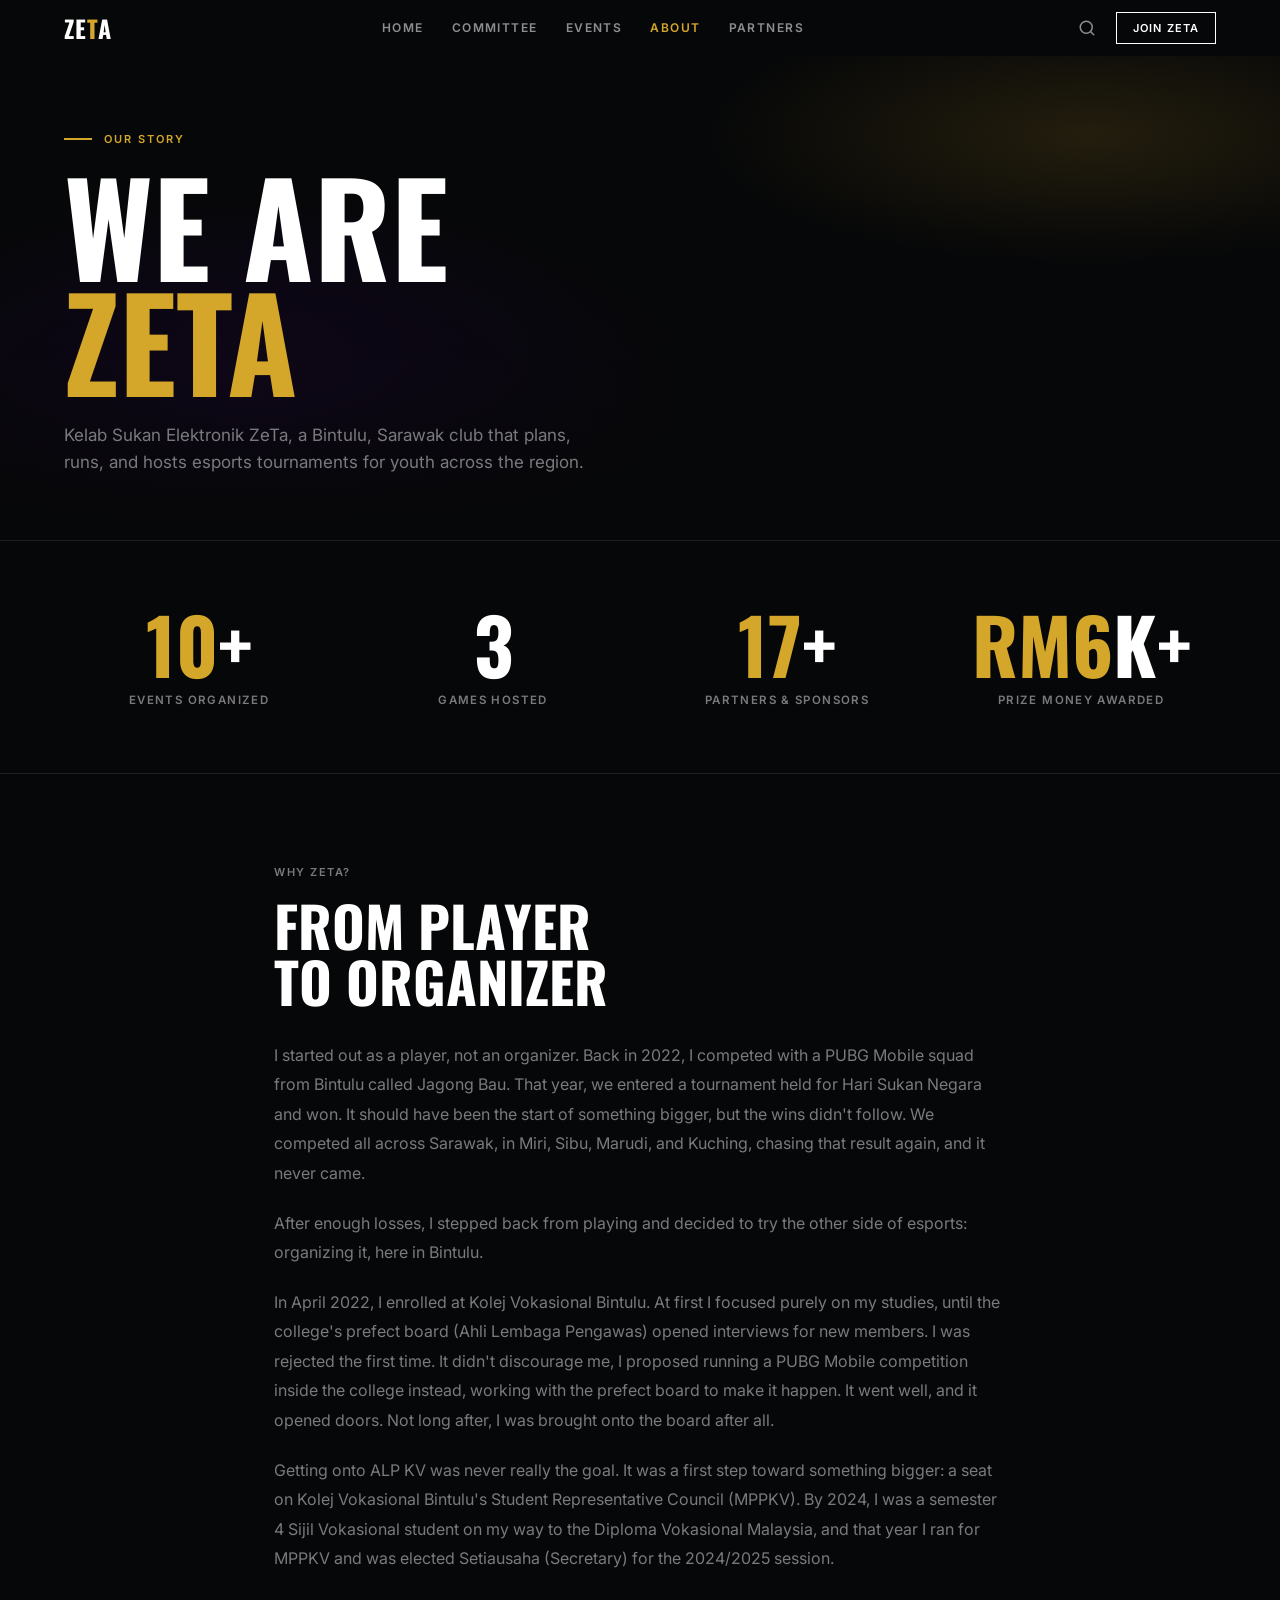
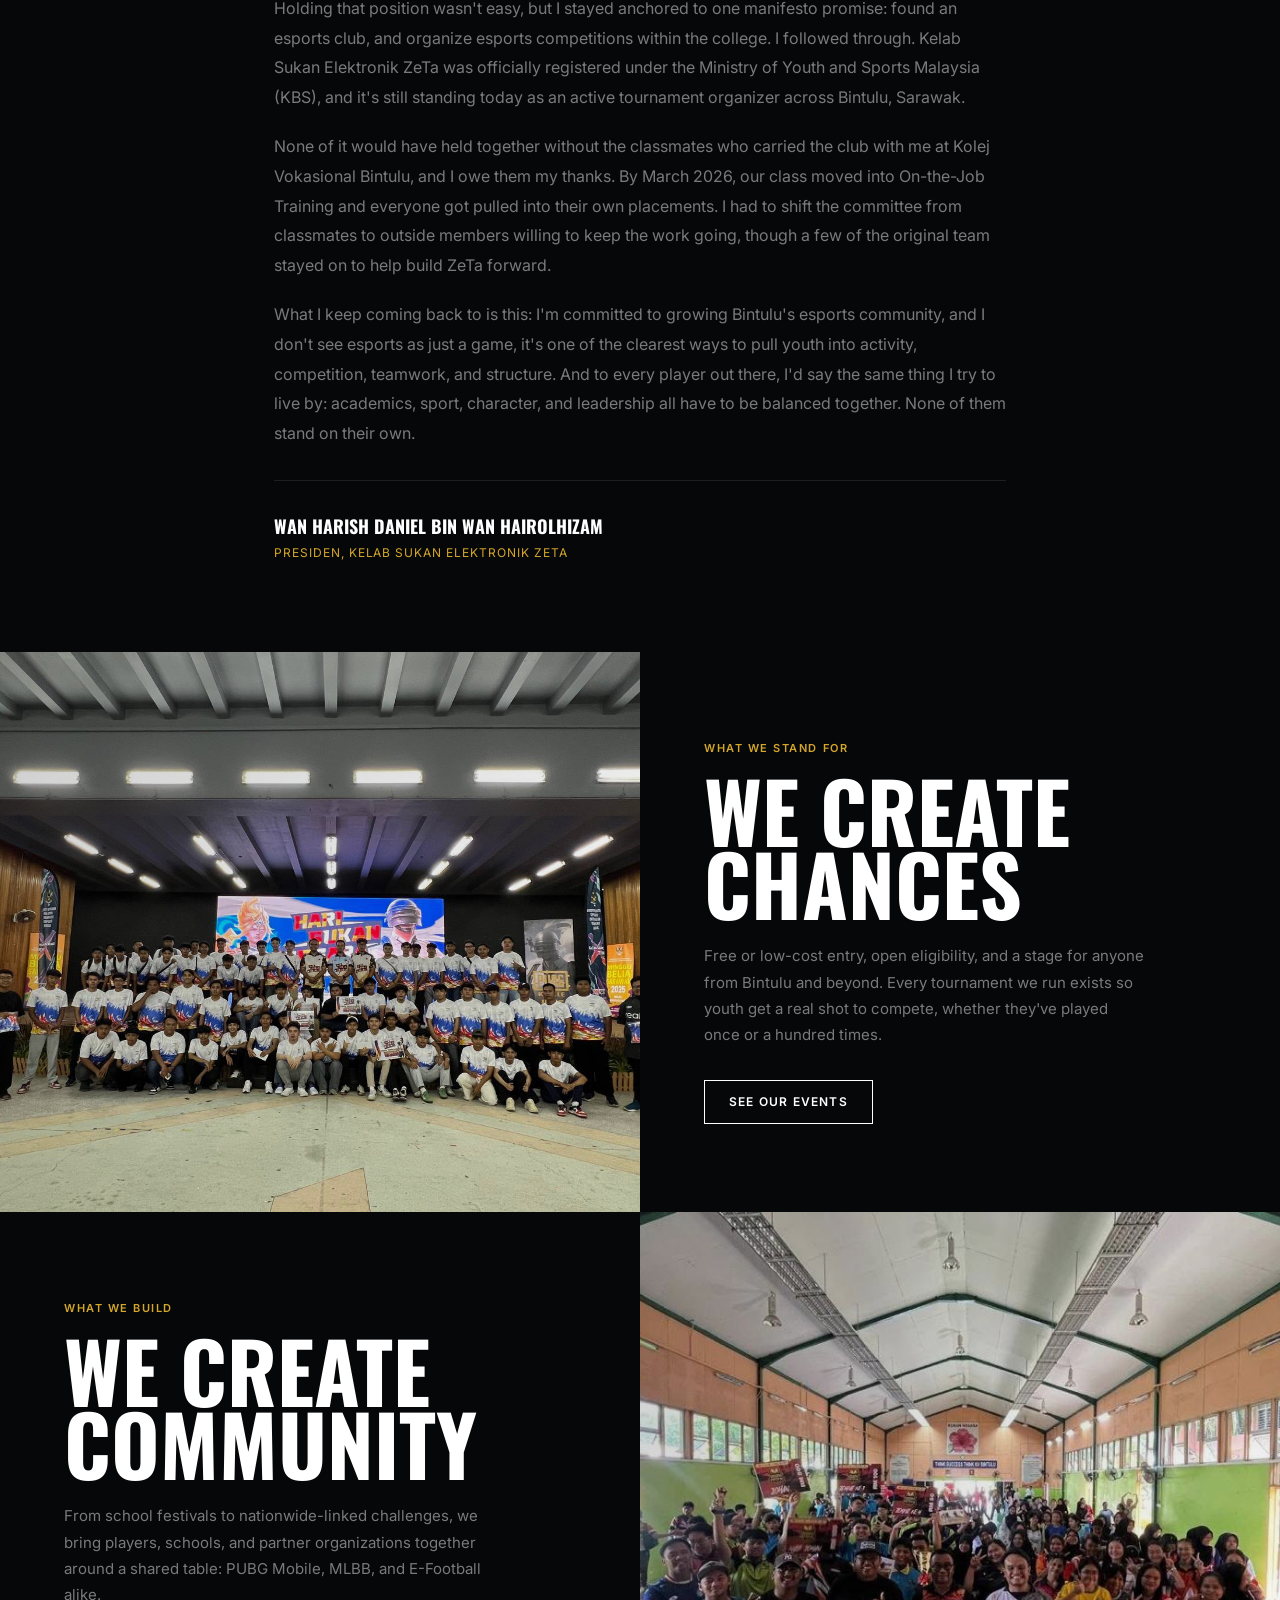
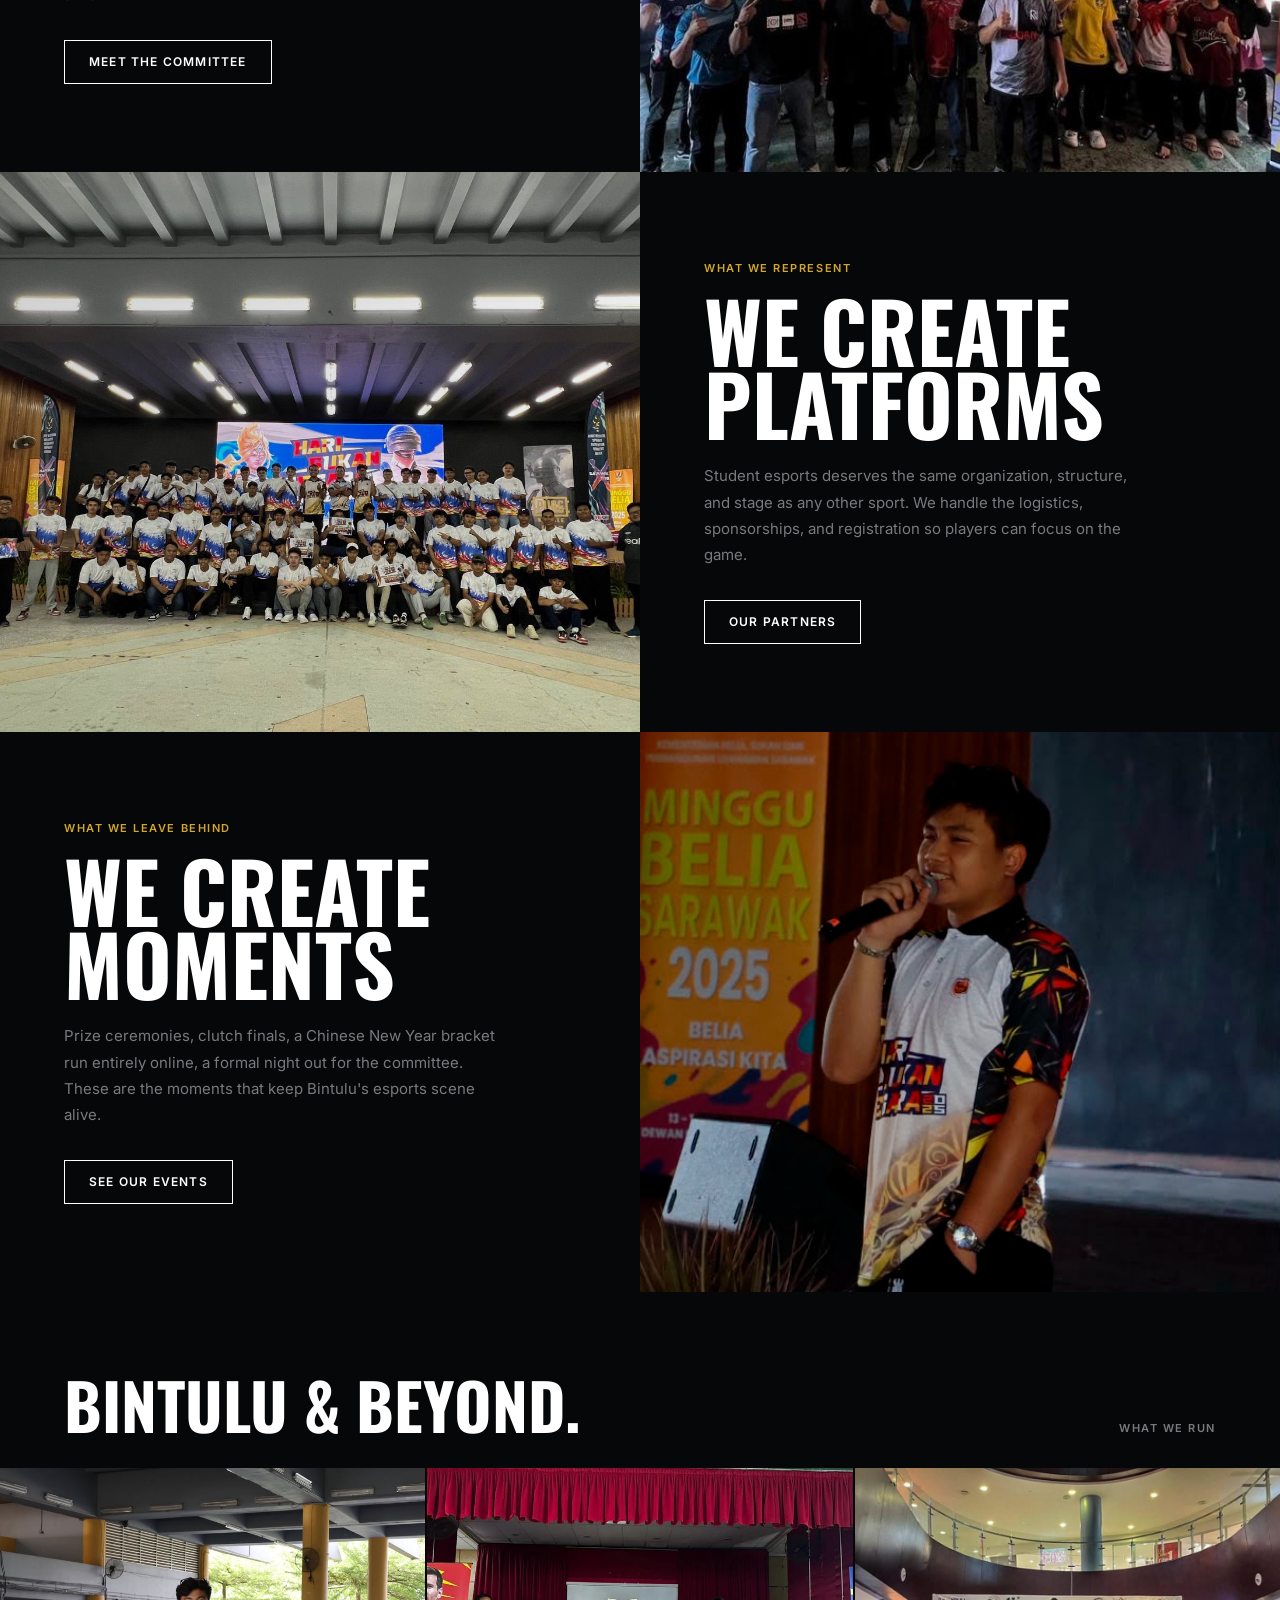
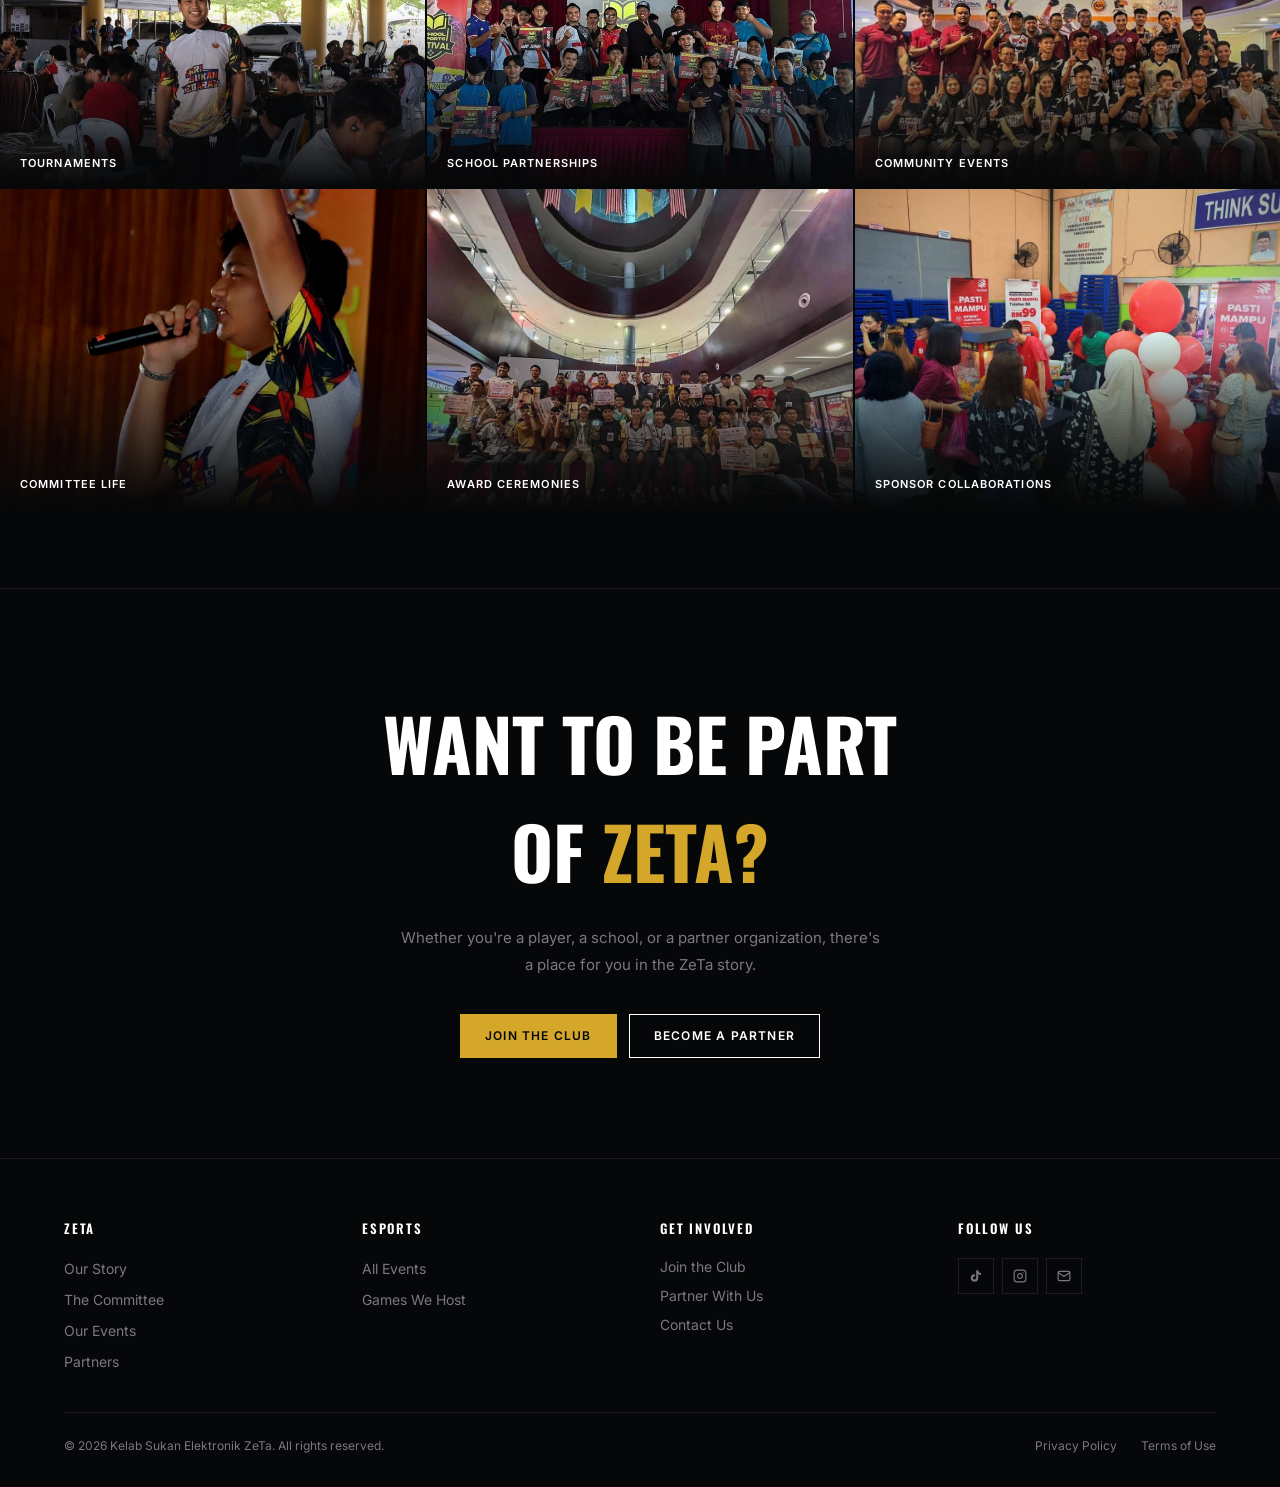
<file: about.html>
<!DOCTYPE html>
<html lang="en">
<head>
  <meta charset="UTF-8">
  <meta name="viewport" content="width=device-width, initial-scale=1.0">
  <title>About - ZeTa Esport</title>
  <meta name="description" content="Kelab Sukan Elektronik ZeTa (KSE ZeTa), a Bintulu, Sarawak esports club registered under the Ministry of Youth and Sports Malaysia, organizing PUBG Mobile, MLBB, and E-Football tournaments.">
  <link rel="preconnect" href="https://fonts.googleapis.com">
  <link rel="preconnect" href="https://fonts.gstatic.com" crossorigin>
  <link href="https://fonts.googleapis.com/css2?family=Oswald:wght@400;500;600;700&family=Inter:wght@400;500;600&display=swap" rel="stylesheet">
  <link rel="stylesheet" href="css/global.css">
  <link rel="stylesheet" href="css/about.css">
  <link rel="icon" type="image/svg+xml" href="assets/favicon.svg">
</head>
<body>

  <!-- Mobile navigation -->
  <nav class="mobile-menu" aria-label="Mobile navigation">
    <a href="index.html">Home</a>
    <a href="committee.html">Committee</a>
    <a href="events.html">Events</a>
    <a href="about.html">About</a>
    <a href="partners.html">Partners</a>
  </nav>

  <!-- Navbar -->
  <header class="navbar" role="banner">
    <a href="index.html" class="navbar__logo">Ze<span class="accent">T</span>a</a>
    <nav class="navbar__nav" aria-label="Main navigation">
      <a href="index.html">Home</a>
      <a href="committee.html">Committee</a>
      <a href="events.html">Events</a>
      <a href="about.html" class="active">About</a>
      <a href="partners.html">Partners</a>
    </nav>
    <div class="navbar__actions">
      <button class="navbar__icon-btn" aria-label="Search">
        <svg width="18" height="18" viewBox="0 0 24 24" fill="none" stroke="currentColor" stroke-width="2" stroke-linecap="round" stroke-linejoin="round">
          <circle cx="11" cy="11" r="8"/><path d="m21 21-4.35-4.35"/>
        </svg>
      </button>
      <button type="button" class="btn btn-outline btn-sm js-contact-trigger">Join ZeTa</button>
    </div>
    <button class="navbar__burger" aria-label="Open menu" aria-expanded="false">
      <span></span><span></span><span></span>
    </button>
  </header>

  <main>

    <!-- ====== ABOUT HERO ====== -->
    <section class="about-hero" aria-label="About hero">
      <div class="about-hero__bg"></div>
      <div class="about-hero__overlay"></div>
      <div class="about-hero__content">
        <p class="about-hero__eyebrow">Our Story</p>
        <h1 class="about-hero__title">We Are<br><span class="accent">ZeTa</span></h1>
        <p class="about-hero__tagline">Kelab Sukan Elektronik ZeTa, a Bintulu, Sarawak club that plans, runs, and hosts esports tournaments for youth across the region.</p>
      </div>
    </section>

    <!-- ====== STATS ROW ====== -->
    <div class="stats-row" role="region" aria-label="Club statistics">
      <div class="stats-row__grid">
        <div class="stat-item reveal">
          <p class="stat-item__number"><span class="accent">10</span>+</p>
          <p class="stat-item__label">Events Organized</p>
        </div>
        <div class="stat-item reveal" data-delay="0.08">
          <p class="stat-item__number">3</p>
          <p class="stat-item__label">Games Hosted</p>
        </div>
        <div class="stat-item reveal" data-delay="0.16">
          <p class="stat-item__number"><span class="accent">17</span>+</p>
          <p class="stat-item__label">Partners &amp; Sponsors</p>
        </div>
        <div class="stat-item reveal" data-delay="0.24">
          <p class="stat-item__number"><span class="accent">RM6</span>K+</p>
          <p class="stat-item__label">Prize Money Awarded</p>
        </div>
      </div>
    </div>

    <!-- ====== FOUNDER'S NOTE ====== -->
    <section class="founder-note" aria-labelledby="founder-note-heading">
      <p class="label founder-note__label reveal">Why ZeTa?</p>
      <h2 class="founder-note__heading reveal" id="founder-note-heading" data-delay="0.1">From Player<br>to Organizer</h2>
      <div class="founder-note__body reveal" data-delay="0.2">
        <p>I started out as a player, not an organizer. Back in 2022, I competed with a PUBG Mobile squad from Bintulu called Jagong Bau. That year, we entered a tournament held for Hari Sukan Negara and won. It should have been the start of something bigger, but the wins didn't follow. We competed all across Sarawak, in Miri, Sibu, Marudi, and Kuching, chasing that result again, and it never came.</p>
        <p>After enough losses, I stepped back from playing and decided to try the other side of esports: organizing it, here in Bintulu.</p>
        <p>In April 2022, I enrolled at Kolej Vokasional Bintulu. At first I focused purely on my studies, until the college's prefect board (Ahli Lembaga Pengawas) opened interviews for new members. I was rejected the first time. It didn't discourage me, I proposed running a PUBG Mobile competition inside the college instead, working with the prefect board to make it happen. It went well, and it opened doors. Not long after, I was brought onto the board after all.</p>
        <p>Getting onto ALP KV was never really the goal. It was a first step toward something bigger: a seat on Kolej Vokasional Bintulu's Student Representative Council (MPPKV). By 2024, I was a semester 4 Sijil Vokasional student on my way to the Diploma Vokasional Malaysia, and that year I ran for MPPKV and was elected Setiausaha (Secretary) for the 2024/2025 session.</p>
        <p>Holding that position wasn't easy, but I stayed anchored to one manifesto promise: found an esports club, and organize esports competitions within the college. I followed through. Kelab Sukan Elektronik ZeTa was officially registered under the Ministry of Youth and Sports Malaysia (KBS), and it's still standing today as an active tournament organizer across Bintulu, Sarawak.</p>
        <p>None of it would have held together without the classmates who carried the club with me at Kolej Vokasional Bintulu, and I owe them my thanks. By March 2026, our class moved into On-the-Job Training and everyone got pulled into their own placements. I had to shift the committee from classmates to outside members willing to keep the work going, though a few of the original team stayed on to help build ZeTa forward.</p>
        <p>What I keep coming back to is this: I'm committed to growing Bintulu's esports community, and I don't see esports as just a game, it's one of the clearest ways to pull youth into activity, competition, teamwork, and structure. And to every player out there, I'd say the same thing I try to live by: academics, sport, character, and leadership all have to be balanced together. None of them stand on their own.</p>
      </div>
      <div class="founder-note__sig reveal" data-delay="0.3">
        <p class="founder-note__sig-name">Wan Harish Daniel Bin Wan Hairolhizam</p>
        <p class="founder-note__sig-role">Presiden, Kelab Sukan Elektronik ZeTa</p>
      </div>
    </section>

    <!-- ====== MISSION BLOCKS ====== -->
    <div class="missions" role="region" aria-label="Our mission">

      <!-- Block 1: WE CREATE OPPORTUNITIES, image left, text right -->
      <article class="mission-block">
        <div class="mission-block__img">
          <div class="mission-block__img-bg" style="background-image: url('assets/HariSukanNegara1.jpeg');"></div>
          <div class="mission-block__img-overlay"></div>
        </div>
        <div class="mission-block__text reveal">
          <p class="mission-block__kicker">What We Stand For</p>
          <h2 class="mission-block__heading">We Create<br>Chances</h2>
          <p class="mission-block__body">Free or low-cost entry, open eligibility, and a stage for anyone from Bintulu and beyond. Every tournament we run exists so youth get a real shot to compete, whether they've played once or a hundred times.</p>
          <a href="events.html" class="btn btn-outline">See Our Events</a>
        </div>
      </article>

      <!-- Block 2: WE CREATE COMMUNITY, text left, image right (nth-child(even) flips img) -->
      <article class="mission-block">
        <div class="mission-block__text reveal">
          <p class="mission-block__kicker">What We Build</p>
          <h2 class="mission-block__heading">We Create<br>Community</h2>
          <p class="mission-block__body">From school festivals to nationwide-linked challenges, we bring players, schools, and partner organizations together around a shared table: PUBG Mobile, MLBB, and E-Football alike.</p>
          <a href="committee.html" class="btn btn-outline">Meet the Committee</a>
        </div>
        <div class="mission-block__img">
          <div class="mission-block__img-bg" style="background-image: url('assets/School Esport Festival 2.jpeg');"></div>
          <div class="mission-block__img-overlay"></div>
        </div>
      </article>

      <!-- Block 3: WE CREATE PLATFORMS, image left, text right -->
      <article class="mission-block">
        <div class="mission-block__img">
          <div class="mission-block__img-bg" style="background-image: url('assets/HariSukanNegara2.jpeg');"></div>
          <div class="mission-block__img-overlay"></div>
        </div>
        <div class="mission-block__text reveal">
          <p class="mission-block__kicker">What We Represent</p>
          <h2 class="mission-block__heading">We Create<br>Platforms</h2>
          <p class="mission-block__body">Student esports deserves the same organization, structure, and stage as any other sport. We handle the logistics, sponsorships, and registration so players can focus on the game.</p>
          <a href="partners.html" class="btn btn-outline">Our Partners</a>
        </div>
      </article>

      <!-- Block 4: WE CREATE MOMENTS, text left, image right (nth-child(even) flips img) -->
      <article class="mission-block">
        <div class="mission-block__text reveal">
          <p class="mission-block__kicker">What We Leave Behind</p>
          <h2 class="mission-block__heading">We Create<br>Moments</h2>
          <p class="mission-block__body">Prize ceremonies, clutch finals, a Chinese New Year bracket run entirely online, a formal night out for the committee. These are the moments that keep Bintulu's esports scene alive.</p>
          <a href="events.html" class="btn btn-outline">See Our Events</a>
        </div>
        <div class="mission-block__img">
          <div class="mission-block__img-bg" style="background-image: url('assets/HariSukanNegara7.jpeg');"></div>
          <div class="mission-block__img-overlay"></div>
        </div>
      </article>

    </div>

    <!-- ====== PHOTO MOSAIC ====== -->
    <section class="photo-mosaic" aria-labelledby="mosaic-heading">
      <div class="photo-mosaic__header">
        <h2 class="heading-lg reveal" id="mosaic-heading">Bintulu &amp; Beyond.</h2>
        <p class="label reveal" data-delay="0.1">What We Run</p>
      </div>
      <div class="photo-mosaic__grid">
        <div class="mosaic-tile">
          <div class="mosaic-tile__bg" style="background-image: url('assets/HariSukanNegara3.jpeg');"></div>
          <div class="mosaic-tile__gradient"></div>
          <span class="mosaic-tile__label">Tournaments</span>
        </div>
        <div class="mosaic-tile">
          <div class="mosaic-tile__bg" style="background-image: url('assets/SchoolEsportFestival1.jpeg');"></div>
          <div class="mosaic-tile__gradient"></div>
          <span class="mosaic-tile__label">School Partnerships</span>
        </div>
        <div class="mosaic-tile">
          <div class="mosaic-tile__bg" style="background-image: url('assets/LigaSekolah1.jpeg');"></div>
          <div class="mosaic-tile__gradient"></div>
          <span class="mosaic-tile__label">Community Events</span>
        </div>
        <div class="mosaic-tile">
          <div class="mosaic-tile__bg" style="background-image: url('assets/HariSukanNegara6.jpeg');"></div>
          <div class="mosaic-tile__gradient"></div>
          <span class="mosaic-tile__label">Committee Life</span>
        </div>
        <div class="mosaic-tile">
          <div class="mosaic-tile__bg" style="background-image: url('assets/LigaSekolah2.jpeg');"></div>
          <div class="mosaic-tile__gradient"></div>
          <span class="mosaic-tile__label">Award Ceremonies</span>
        </div>
        <div class="mosaic-tile">
          <div class="mosaic-tile__bg" style="background-image: url('assets/School Esport Festtival 3.jpeg');"></div>
          <div class="mosaic-tile__gradient"></div>
          <span class="mosaic-tile__label">Sponsor Collaborations</span>
        </div>
      </div>
    </section>

    <!-- ====== CTA BAND ====== -->
    <section class="about-cta" aria-label="Join ZeTa">
      <h2 class="about-cta__title reveal">Want to Be Part<br>of <span class="accent">ZeTa?</span></h2>
      <p class="about-cta__sub reveal" data-delay="0.1">Whether you're a player, a school, or a partner organization, there's a place for you in the ZeTa story.</p>
      <div class="about-cta__actions reveal" data-delay="0.2">
        <button type="button" class="btn btn-gold js-contact-trigger">Join the Club</button>
        <a href="partners.html" class="btn btn-outline">Become a Partner</a>
      </div>
    </section>

  </main>

  <!-- ====== FOOTER ====== -->
  <footer class="footer" role="contentinfo">
    <div class="footer__grid">
      <div class="footer__col">
        <p class="footer__col-title">ZeTa</p>
        <nav class="footer__links" aria-label="About ZeTa">
          <a href="about.html">Our Story</a>
          <a href="committee.html">The Committee</a>
          <a href="events.html">Our Events</a>
          <a href="partners.html">Partners</a>
        </nav>
      </div>
      <div class="footer__col">
        <p class="footer__col-title">Esports</p>
        <nav class="footer__links" aria-label="Esports">
          <a href="events.html">All Events</a>
          <a href="index.html#games-heading">Games We Host</a>
        </nav>
      </div>
      <div class="footer__col">
        <p class="footer__col-title">Get Involved</p>
        <nav class="footer__links" aria-label="Get involved">
          <button type="button" class="js-contact-trigger">Join the Club</button>
          <a href="partners.html">Partner With Us</a>
          <button type="button" class="js-contact-trigger">Contact Us</button>
        </nav>
      </div>
      <div class="footer__col">
        <p class="footer__col-title">Follow Us</p>
        <div class="footer__social">
          <a href="https://www.tiktok.com/@kse.zeta" target="_blank" rel="noopener" aria-label="TikTok">
            <svg width="14" height="14" viewBox="0 0 24 24" fill="currentColor"><path d="M19.59 6.69a4.83 4.83 0 0 1-3.77-4.25V2h-3.45v13.67a2.89 2.89 0 0 1-2.88 2.5 2.89 2.89 0 0 1-2.89-2.89 2.89 2.89 0 0 1 2.89-2.89c.28 0 .54.04.79.1V9.01a6.33 6.33 0 0 0-.79-.05 6.34 6.34 0 0 0-6.34 6.34 6.34 6.34 0 0 0 6.34 6.34 6.34 6.34 0 0 0 6.33-6.34V8.69a8.27 8.27 0 0 0 4.83 1.56V6.79a4.84 4.84 0 0 1-1.06-.1z"/></svg>
          </a>
          <a href="https://www.instagram.com/kse.zeta/" target="_blank" rel="noopener" aria-label="Instagram">
            <svg width="14" height="14" viewBox="0 0 24 24" fill="none" stroke="currentColor" stroke-width="2" stroke-linecap="round" stroke-linejoin="round"><rect x="2" y="2" width="20" height="20" rx="5"/><path d="M16 11.37A4 4 0 1 1 12.63 8 4 4 0 0 1 16 11.37z"/><line x1="17.5" y1="6.5" x2="17.51" y2="6.5"/></svg>
          </a>
          <a href="https://mail.google.com/mail/?view=cm&amp;fs=1&amp;to=kelabsukanelektronikzeta@gmail.com" target="_blank" rel="noopener" aria-label="Email">
            <svg width="14" height="14" viewBox="0 0 24 24" fill="none" stroke="currentColor" stroke-width="2" stroke-linecap="round" stroke-linejoin="round"><rect x="2" y="4" width="20" height="16" rx="2"/><path d="m22 6-10 7L2 6"/></svg>
          </a>
        </div>
      </div>
    </div>
    <div class="footer__bottom">
      <p class="footer__copy">&copy; <span id="footer-year"></span> Kelab Sukan Elektronik ZeTa. All rights reserved.</p>
      <nav class="footer__legal" aria-label="Legal">
        <a href="privacy-policy.html">Privacy Policy</a>
        <a href="terms-of-use.html">Terms of Use</a>
      </nav>
    </div>
  </footer>

  <!-- ====== CONTACT MODAL ====== -->
  <div class="contact-modal" id="contact-modal" aria-hidden="true">
    <div class="contact-modal__backdrop" data-contact-close></div>
    <div class="contact-modal__card" role="dialog" aria-modal="true" aria-labelledby="contact-modal-title">
      <button type="button" class="contact-modal__close" aria-label="Close" data-contact-close>&times;</button>
      <p class="label" id="contact-modal-title">Get In Touch</p>
      <h3 class="contact-modal__heading">Reach ZeTa Through</h3>
      <div class="contact-modal__options">
        <a class="contact-modal__option" href="https://www.instagram.com/kse.zeta/" target="_blank" rel="noopener">
          <span class="contact-modal__option-icon">
            <svg width="18" height="18" viewBox="0 0 24 24" fill="none" stroke="currentColor" stroke-width="2" stroke-linecap="round" stroke-linejoin="round"><rect x="2" y="2" width="20" height="20" rx="5"/><path d="M16 11.37A4 4 0 1 1 12.63 8 4 4 0 0 1 16 11.37z"/><line x1="17.5" y1="6.5" x2="17.51" y2="6.5"/></svg>
          </span>
          <span class="contact-modal__option-label">Instagram</span>
        </a>
        <a class="contact-modal__option" href="https://mail.google.com/mail/?view=cm&amp;fs=1&amp;to=kelabsukanelektronikzeta@gmail.com" target="_blank" rel="noopener">
          <span class="contact-modal__option-icon">
            <svg width="18" height="18" viewBox="0 0 24 24" fill="none" stroke="currentColor" stroke-width="2" stroke-linecap="round" stroke-linejoin="round"><rect x="2" y="4" width="20" height="16" rx="2"/><path d="m22 6-10 7L2 6"/></svg>
          </span>
          <span class="contact-modal__option-label">Gmail</span>
        </a>
        <a class="contact-modal__option" href="https://www.tiktok.com/@kse.zeta" target="_blank" rel="noopener">
          <span class="contact-modal__option-icon">
            <svg width="18" height="18" viewBox="0 0 24 24" fill="currentColor"><path d="M19.59 6.69a4.83 4.83 0 0 1-3.77-4.25V2h-3.45v13.67a2.89 2.89 0 0 1-2.88 2.5 2.89 2.89 0 0 1-2.89-2.89 2.89 2.89 0 0 1 2.89-2.89c.28 0 .54.04.79.1V9.01a6.33 6.33 0 0 0-.79-.05 6.34 6.34 0 0 0-6.34 6.34 6.34 6.34 0 0 0 6.34 6.34 6.34 6.34 0 0 0 6.33-6.34V8.69a8.27 8.27 0 0 0 4.83 1.56V6.79a4.84 4.84 0 0 1-1.06-.1z"/></svg>
          </span>
          <span class="contact-modal__option-label">TikTok</span>
        </a>
      </div>
    </div>
  </div>

  <script>
    document.getElementById('footer-year').textContent = new Date().getFullYear();
  </script>
  <script src="js/main.js"></script>
</body>
</html>
</file>
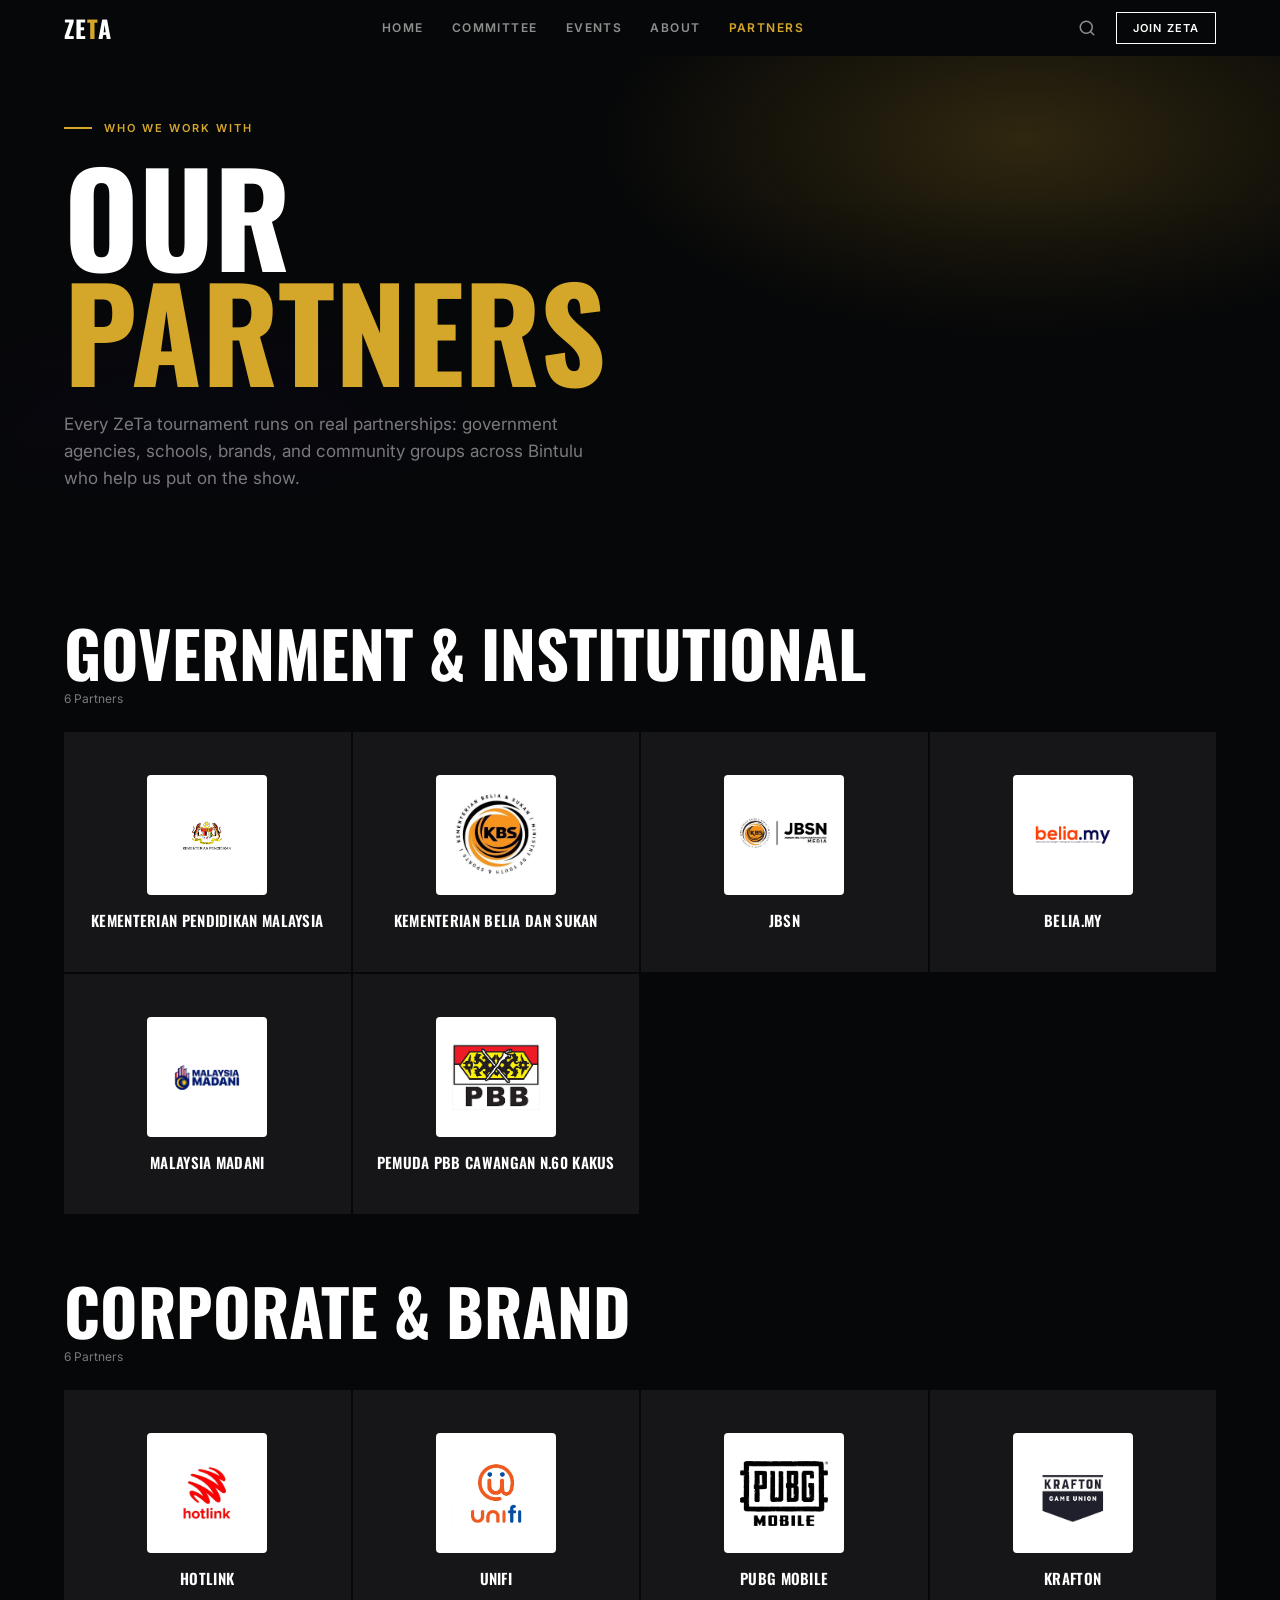
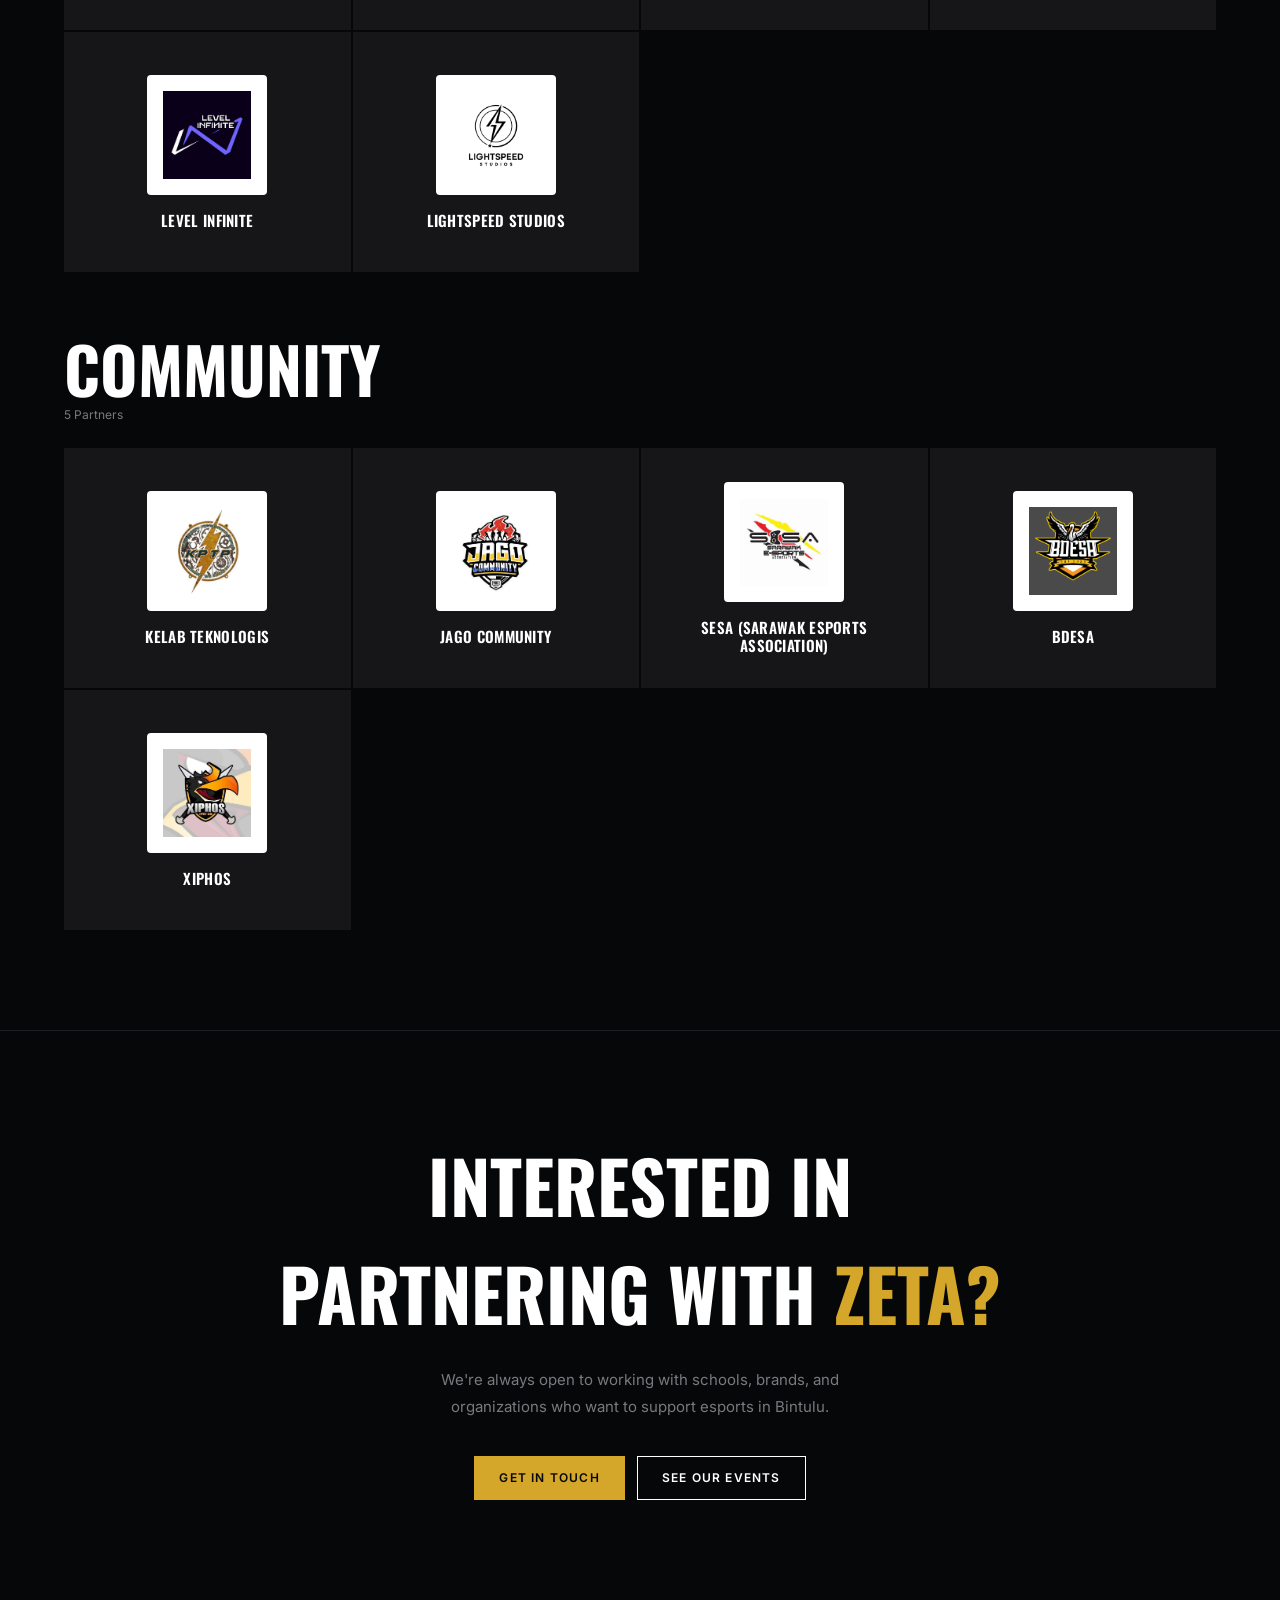
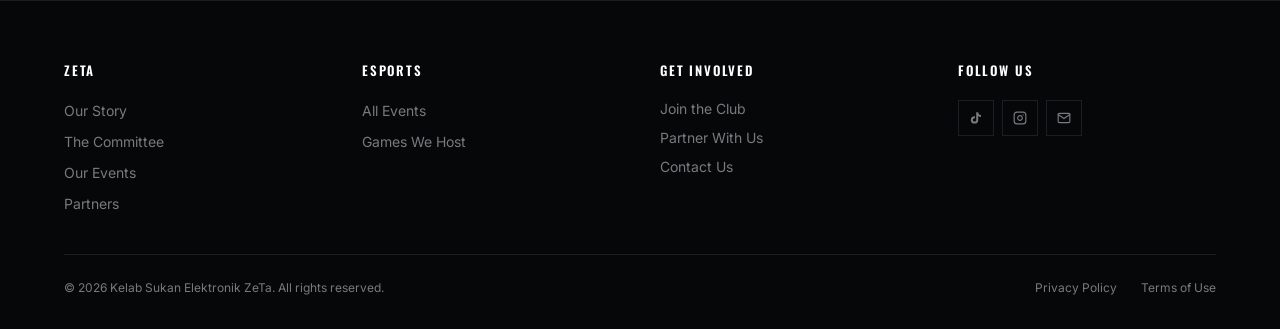
<file: partners.html>
<!DOCTYPE html>
<html lang="en">
<head>
  <meta charset="UTF-8">
  <meta name="viewport" content="width=device-width, initial-scale=1.0">
  <title>Partners - ZeTa Esport</title>
  <meta name="description" content="The government bodies, brands, and community groups that partner with Kelab Sukan Elektronik ZeTa to run esports tournaments in Bintulu, Sarawak.">
  <link rel="preconnect" href="https://fonts.googleapis.com">
  <link rel="preconnect" href="https://fonts.gstatic.com" crossorigin>
  <link href="https://fonts.googleapis.com/css2?family=Oswald:wght@400;500;600;700&family=Inter:wght@400;500;600&display=swap" rel="stylesheet">
  <link rel="stylesheet" href="css/global.css">
  <link rel="stylesheet" href="css/partners.css">
  <link rel="icon" type="image/svg+xml" href="assets/favicon.svg">
</head>
<body>

  <!-- Mobile navigation -->
  <nav class="mobile-menu" aria-label="Mobile navigation">
    <a href="index.html">Home</a>
    <a href="committee.html">Committee</a>
    <a href="events.html">Events</a>
    <a href="about.html">About</a>
    <a href="partners.html">Partners</a>
  </nav>

  <!-- Navbar -->
  <header class="navbar" role="banner">
    <a href="index.html" class="navbar__logo">Ze<span class="accent">T</span>a</a>
    <nav class="navbar__nav" aria-label="Main navigation">
      <a href="index.html">Home</a>
      <a href="committee.html">Committee</a>
      <a href="events.html">Events</a>
      <a href="about.html">About</a>
      <a href="partners.html" class="active">Partners</a>
    </nav>
    <div class="navbar__actions">
      <button class="navbar__icon-btn" aria-label="Search">
        <svg width="18" height="18" viewBox="0 0 24 24" fill="none" stroke="currentColor" stroke-width="2" stroke-linecap="round" stroke-linejoin="round">
          <circle cx="11" cy="11" r="8"/><path d="m21 21-4.35-4.35"/>
        </svg>
      </button>
      <button type="button" class="btn btn-outline btn-sm js-contact-trigger">Join ZeTa</button>
    </div>
    <button class="navbar__burger" aria-label="Open menu" aria-expanded="false">
      <span></span><span></span><span></span>
    </button>
  </header>

  <main>

    <!-- ====== PARTNERS HERO ====== -->
    <section class="partners-hero" aria-label="Partners hero">
      <div class="partners-hero__bg"></div>
      <div class="partners-hero__overlay"></div>
      <div class="partners-hero__content">
        <p class="partners-hero__eyebrow">Who We Work With</p>
        <h1 class="partners-hero__title">Our<br><span class="accent">Partners</span></h1>
        <p class="partners-hero__tagline">Every ZeTa tournament runs on real partnerships: government agencies, schools, brands, and community groups across Bintulu who help us put on the show.</p>
      </div>
    </section>

    <!-- ====== PARTNER GROUPS ====== -->
    <section class="partner-groups" aria-label="Partner list">

      <div class="partner-group">
        <div class="partner-group__header">
          <h2 class="heading-lg reveal">Government &amp; Institutional</h2>
          <p class="partner-group__count reveal" data-delay="0.06">6 Partners</p>
        </div>
        <div class="partner-group__grid">
          <a class="partner-chip reveal" href="https://www.moe.gov.my/" target="_blank" rel="noopener"><img class="partner-chip__logo" src="assets/Kementerian Pendidakan Malaysia.png" alt="Kementerian Pendidikan Malaysia logo" loading="lazy" onerror="this.style.display='none'; this.closest('.partner-chip').classList.add('partner-chip--no-logo');"><p class="partner-chip__name">Kementerian Pendidikan Malaysia</p></a>
          <a class="partner-chip reveal" data-delay="0.04" href="https://www.kbs.gov.my/" target="_blank" rel="noopener"><img class="partner-chip__logo" src="assets/Kementerian Belia dan Sukan.png" alt="Kementerian Belia dan Sukan logo" loading="lazy" onerror="this.style.display='none'; this.closest('.partner-chip').classList.add('partner-chip--no-logo');"><p class="partner-chip__name">Kementerian Belia dan Sukan</p></a>
          <a class="partner-chip reveal" data-delay="0.08" href="https://www.jbsn.gov.my/" target="_blank" rel="noopener"><img class="partner-chip__logo" src="assets/JBSN.jpg" alt="JBSN logo" loading="lazy" onerror="this.style.display='none'; this.closest('.partner-chip').classList.add('partner-chip--no-logo');"><p class="partner-chip__name">JBSN</p></a>
          <a class="partner-chip reveal" data-delay="0.12" href="https://www.facebook.com/belia.my.jbsn/" target="_blank" rel="noopener"><img class="partner-chip__logo" src="assets/belia.my.png" alt="Belia.my logo" loading="lazy" onerror="this.style.display='none'; this.closest('.partner-chip').classList.add('partner-chip--no-logo');"><p class="partner-chip__name">Belia.my</p></a>
          <a class="partner-chip reveal" data-delay="0.16" href="https://malaysiamadani.gov.my/" target="_blank" rel="noopener"><img class="partner-chip__logo" src="assets/Malaysia Madani.jpg" alt="Malaysia MADANI logo" loading="lazy" onerror="this.style.display='none'; this.closest('.partner-chip').classList.add('partner-chip--no-logo');"><p class="partner-chip__name">Malaysia MADANI</p></a>
          <div class="partner-chip reveal"><img class="partner-chip__logo" src="assets/Pemuda PBB.png" alt="Pemuda PBB Cawangan N.60 Kakus logo" loading="lazy" onerror="this.style.display='none'; this.closest('.partner-chip').classList.add('partner-chip--no-logo');"><p class="partner-chip__name">Pemuda PBB Cawangan N.60 Kakus</p></div>
        </div>
      </div>

      <div class="partner-group">
        <div class="partner-group__header">
          <h2 class="heading-lg reveal">Corporate &amp; Brand</h2>
          <p class="partner-group__count reveal" data-delay="0.06">6 Partners</p>
        </div>
        <div class="partner-group__grid">
          <a class="partner-chip reveal" href="https://www.hotlink.com.my/en/home/" target="_blank" rel="noopener"><img class="partner-chip__logo" src="assets/Hotlink.jpg" alt="Hotlink logo" loading="lazy" onerror="this.style.display='none'; this.closest('.partner-chip').classList.add('partner-chip--no-logo');"><p class="partner-chip__name">Hotlink</p></a>
          <a class="partner-chip reveal" data-delay="0.04" href="https://unifi.com.my/" target="_blank" rel="noopener"><img class="partner-chip__logo" src="assets/Unifi.jpg" alt="unifi logo" loading="lazy" onerror="this.style.display='none'; this.closest('.partner-chip').classList.add('partner-chip--no-logo');"><p class="partner-chip__name">unifi</p></a>
          <a class="partner-chip reveal" data-delay="0.08" href="https://www.pubgmobile.com/" target="_blank" rel="noopener"><img class="partner-chip__logo" src="assets/PUBG.png" alt="PUBG Mobile logo" loading="lazy" onerror="this.style.display='none'; this.closest('.partner-chip').classList.add('partner-chip--no-logo');"><p class="partner-chip__name">PUBG Mobile</p></a>
          <a class="partner-chip reveal" data-delay="0.12" href="https://www.krafton.com/en/" target="_blank" rel="noopener"><img class="partner-chip__logo" src="assets/Krafton.png" alt="Krafton logo" loading="lazy" onerror="this.style.display='none'; this.closest('.partner-chip').classList.add('partner-chip--no-logo');"><p class="partner-chip__name">Krafton</p></a>
          <a class="partner-chip reveal" data-delay="0.16" href="https://www.levelinfinite.com/" target="_blank" rel="noopener"><img class="partner-chip__logo" src="assets/Level Infinite.png" alt="Level Infinite logo" loading="lazy" onerror="this.style.display='none'; this.closest('.partner-chip').classList.add('partner-chip--no-logo');"><p class="partner-chip__name">Level Infinite</p></a>
          <a class="partner-chip reveal" data-delay="0.2" href="https://www.lightspeed-studios.com/" target="_blank" rel="noopener"><img class="partner-chip__logo" src="assets/Lightspeed Studios.png" alt="Lightspeed Studios logo" loading="lazy" onerror="this.style.display='none'; this.closest('.partner-chip').classList.add('partner-chip--no-logo');"><p class="partner-chip__name">Lightspeed Studios</p></a>
        </div>
      </div>

      <div class="partner-group">
        <div class="partner-group__header">
          <h2 class="heading-lg reveal">Community</h2>
          <p class="partner-group__count reveal" data-delay="0.06">5 Partners</p>
        </div>
        <div class="partner-group__grid">
          <div class="partner-chip reveal"><img class="partner-chip__logo" src="assets/Kelab Teknologis.jpg" alt="Kelab Teknologis logo" loading="lazy" onerror="this.style.display='none'; this.closest('.partner-chip').classList.add('partner-chip--no-logo');"><p class="partner-chip__name">Kelab Teknologis</p></div>
          <div class="partner-chip reveal" data-delay="0.04"><img class="partner-chip__logo" src="assets/Jago Community.png" alt="Jago Community logo" loading="lazy" onerror="this.style.display='none'; this.closest('.partner-chip').classList.add('partner-chip--no-logo');"><p class="partner-chip__name">Jago Community</p></div>
          <a class="partner-chip reveal" data-delay="0.08" href="https://www.facebook.com/SarawakEsportsAssociation/" target="_blank" rel="noopener"><img class="partner-chip__logo" src="assets/Sesa.jpg" alt="SESA (Sarawak Esports Association) logo" loading="lazy" onerror="this.style.display='none'; this.closest('.partner-chip').classList.add('partner-chip--no-logo');"><p class="partner-chip__name">SESA (Sarawak Esports Association)</p></a>
          <a class="partner-chip reveal" data-delay="0.12" href="https://www.facebook.com/OfficialBDESA/" target="_blank" rel="noopener"><img class="partner-chip__logo" src="assets/BDESA Community.png" alt="BDESA logo" loading="lazy" onerror="this.style.display='none'; this.closest('.partner-chip').classList.add('partner-chip--no-logo');"><p class="partner-chip__name">BDESA</p></a>
          <a class="partner-chip reveal" data-delay="0.16" href="https://www.instagram.com/xiphosesports/" target="_blank" rel="noopener"><img class="partner-chip__logo" src="assets/Xiphos comunity.jpg" alt="Xiphos logo" loading="lazy" onerror="this.style.display='none'; this.closest('.partner-chip').classList.add('partner-chip--no-logo');"><p class="partner-chip__name">Xiphos</p></a>
        </div>
      </div>

    </section>

    <!-- ====== PARTNERS CTA ====== -->
    <section class="partners-cta" aria-label="Become a partner">
      <h2 class="partners-cta__title reveal">Interested in<br>Partnering With <span class="accent">ZeTa?</span></h2>
      <p class="partners-cta__sub reveal" data-delay="0.1">We're always open to working with schools, brands, and organizations who want to support esports in Bintulu.</p>
      <div class="partners-cta__actions reveal" data-delay="0.2">
        <button type="button" class="btn btn-gold js-contact-trigger">Get In Touch</button>
        <a href="events.html" class="btn btn-outline">See Our Events</a>
      </div>
    </section>

  </main>

  <!-- ====== FOOTER ====== -->
  <footer class="footer" role="contentinfo">
    <div class="footer__grid">
      <div class="footer__col">
        <p class="footer__col-title">ZeTa</p>
        <nav class="footer__links" aria-label="About ZeTa">
          <a href="about.html">Our Story</a>
          <a href="committee.html">The Committee</a>
          <a href="events.html">Our Events</a>
          <a href="partners.html">Partners</a>
        </nav>
      </div>
      <div class="footer__col">
        <p class="footer__col-title">Esports</p>
        <nav class="footer__links" aria-label="Esports">
          <a href="events.html">All Events</a>
          <a href="index.html#games-heading">Games We Host</a>
        </nav>
      </div>
      <div class="footer__col">
        <p class="footer__col-title">Get Involved</p>
        <nav class="footer__links" aria-label="Get involved">
          <button type="button" class="js-contact-trigger">Join the Club</button>
          <a href="partners.html">Partner With Us</a>
          <button type="button" class="js-contact-trigger">Contact Us</button>
        </nav>
      </div>
      <div class="footer__col">
        <p class="footer__col-title">Follow Us</p>
        <div class="footer__social">
          <a href="https://www.tiktok.com/@kse.zeta" target="_blank" rel="noopener" aria-label="TikTok">
            <svg width="14" height="14" viewBox="0 0 24 24" fill="currentColor"><path d="M19.59 6.69a4.83 4.83 0 0 1-3.77-4.25V2h-3.45v13.67a2.89 2.89 0 0 1-2.88 2.5 2.89 2.89 0 0 1-2.89-2.89 2.89 2.89 0 0 1 2.89-2.89c.28 0 .54.04.79.1V9.01a6.33 6.33 0 0 0-.79-.05 6.34 6.34 0 0 0-6.34 6.34 6.34 6.34 0 0 0 6.34 6.34 6.34 6.34 0 0 0 6.33-6.34V8.69a8.27 8.27 0 0 0 4.83 1.56V6.79a4.84 4.84 0 0 1-1.06-.1z"/></svg>
          </a>
          <a href="https://www.instagram.com/kse.zeta/" target="_blank" rel="noopener" aria-label="Instagram">
            <svg width="14" height="14" viewBox="0 0 24 24" fill="none" stroke="currentColor" stroke-width="2" stroke-linecap="round" stroke-linejoin="round"><rect x="2" y="2" width="20" height="20" rx="5"/><path d="M16 11.37A4 4 0 1 1 12.63 8 4 4 0 0 1 16 11.37z"/><line x1="17.5" y1="6.5" x2="17.51" y2="6.5"/></svg>
          </a>
          <a href="https://mail.google.com/mail/?view=cm&amp;fs=1&amp;to=kelabsukanelektronikzeta@gmail.com" target="_blank" rel="noopener" aria-label="Email">
            <svg width="14" height="14" viewBox="0 0 24 24" fill="none" stroke="currentColor" stroke-width="2" stroke-linecap="round" stroke-linejoin="round"><rect x="2" y="4" width="20" height="16" rx="2"/><path d="m22 6-10 7L2 6"/></svg>
          </a>
        </div>
      </div>
    </div>
    <div class="footer__bottom">
      <p class="footer__copy">&copy; <span id="footer-year"></span> Kelab Sukan Elektronik ZeTa. All rights reserved.</p>
      <nav class="footer__legal" aria-label="Legal">
        <a href="privacy-policy.html">Privacy Policy</a>
        <a href="terms-of-use.html">Terms of Use</a>
      </nav>
    </div>
  </footer>

  <!-- ====== CONTACT MODAL ====== -->
  <div class="contact-modal" id="contact-modal" aria-hidden="true">
    <div class="contact-modal__backdrop" data-contact-close></div>
    <div class="contact-modal__card" role="dialog" aria-modal="true" aria-labelledby="contact-modal-title">
      <button type="button" class="contact-modal__close" aria-label="Close" data-contact-close>&times;</button>
      <p class="label" id="contact-modal-title">Get In Touch</p>
      <h3 class="contact-modal__heading">Reach ZeTa Through</h3>
      <div class="contact-modal__options">
        <a class="contact-modal__option" href="https://www.instagram.com/kse.zeta/" target="_blank" rel="noopener">
          <span class="contact-modal__option-icon">
            <svg width="18" height="18" viewBox="0 0 24 24" fill="none" stroke="currentColor" stroke-width="2" stroke-linecap="round" stroke-linejoin="round"><rect x="2" y="2" width="20" height="20" rx="5"/><path d="M16 11.37A4 4 0 1 1 12.63 8 4 4 0 0 1 16 11.37z"/><line x1="17.5" y1="6.5" x2="17.51" y2="6.5"/></svg>
          </span>
          <span class="contact-modal__option-label">Instagram</span>
        </a>
        <a class="contact-modal__option" href="https://mail.google.com/mail/?view=cm&amp;fs=1&amp;to=kelabsukanelektronikzeta@gmail.com" target="_blank" rel="noopener">
          <span class="contact-modal__option-icon">
            <svg width="18" height="18" viewBox="0 0 24 24" fill="none" stroke="currentColor" stroke-width="2" stroke-linecap="round" stroke-linejoin="round"><rect x="2" y="4" width="20" height="16" rx="2"/><path d="m22 6-10 7L2 6"/></svg>
          </span>
          <span class="contact-modal__option-label">Gmail</span>
        </a>
        <a class="contact-modal__option" href="https://www.tiktok.com/@kse.zeta" target="_blank" rel="noopener">
          <span class="contact-modal__option-icon">
            <svg width="18" height="18" viewBox="0 0 24 24" fill="currentColor"><path d="M19.59 6.69a4.83 4.83 0 0 1-3.77-4.25V2h-3.45v13.67a2.89 2.89 0 0 1-2.88 2.5 2.89 2.89 0 0 1-2.89-2.89 2.89 2.89 0 0 1 2.89-2.89c.28 0 .54.04.79.1V9.01a6.33 6.33 0 0 0-.79-.05 6.34 6.34 0 0 0-6.34 6.34 6.34 6.34 0 0 0 6.34 6.34 6.34 6.34 0 0 0 6.33-6.34V8.69a8.27 8.27 0 0 0 4.83 1.56V6.79a4.84 4.84 0 0 1-1.06-.1z"/></svg>
          </span>
          <span class="contact-modal__option-label">TikTok</span>
        </a>
      </div>
    </div>
  </div>

  <script>
    document.getElementById('footer-year').textContent = new Date().getFullYear();
  </script>
  <script src="js/main.js"></script>
</body>
</html>
</file>
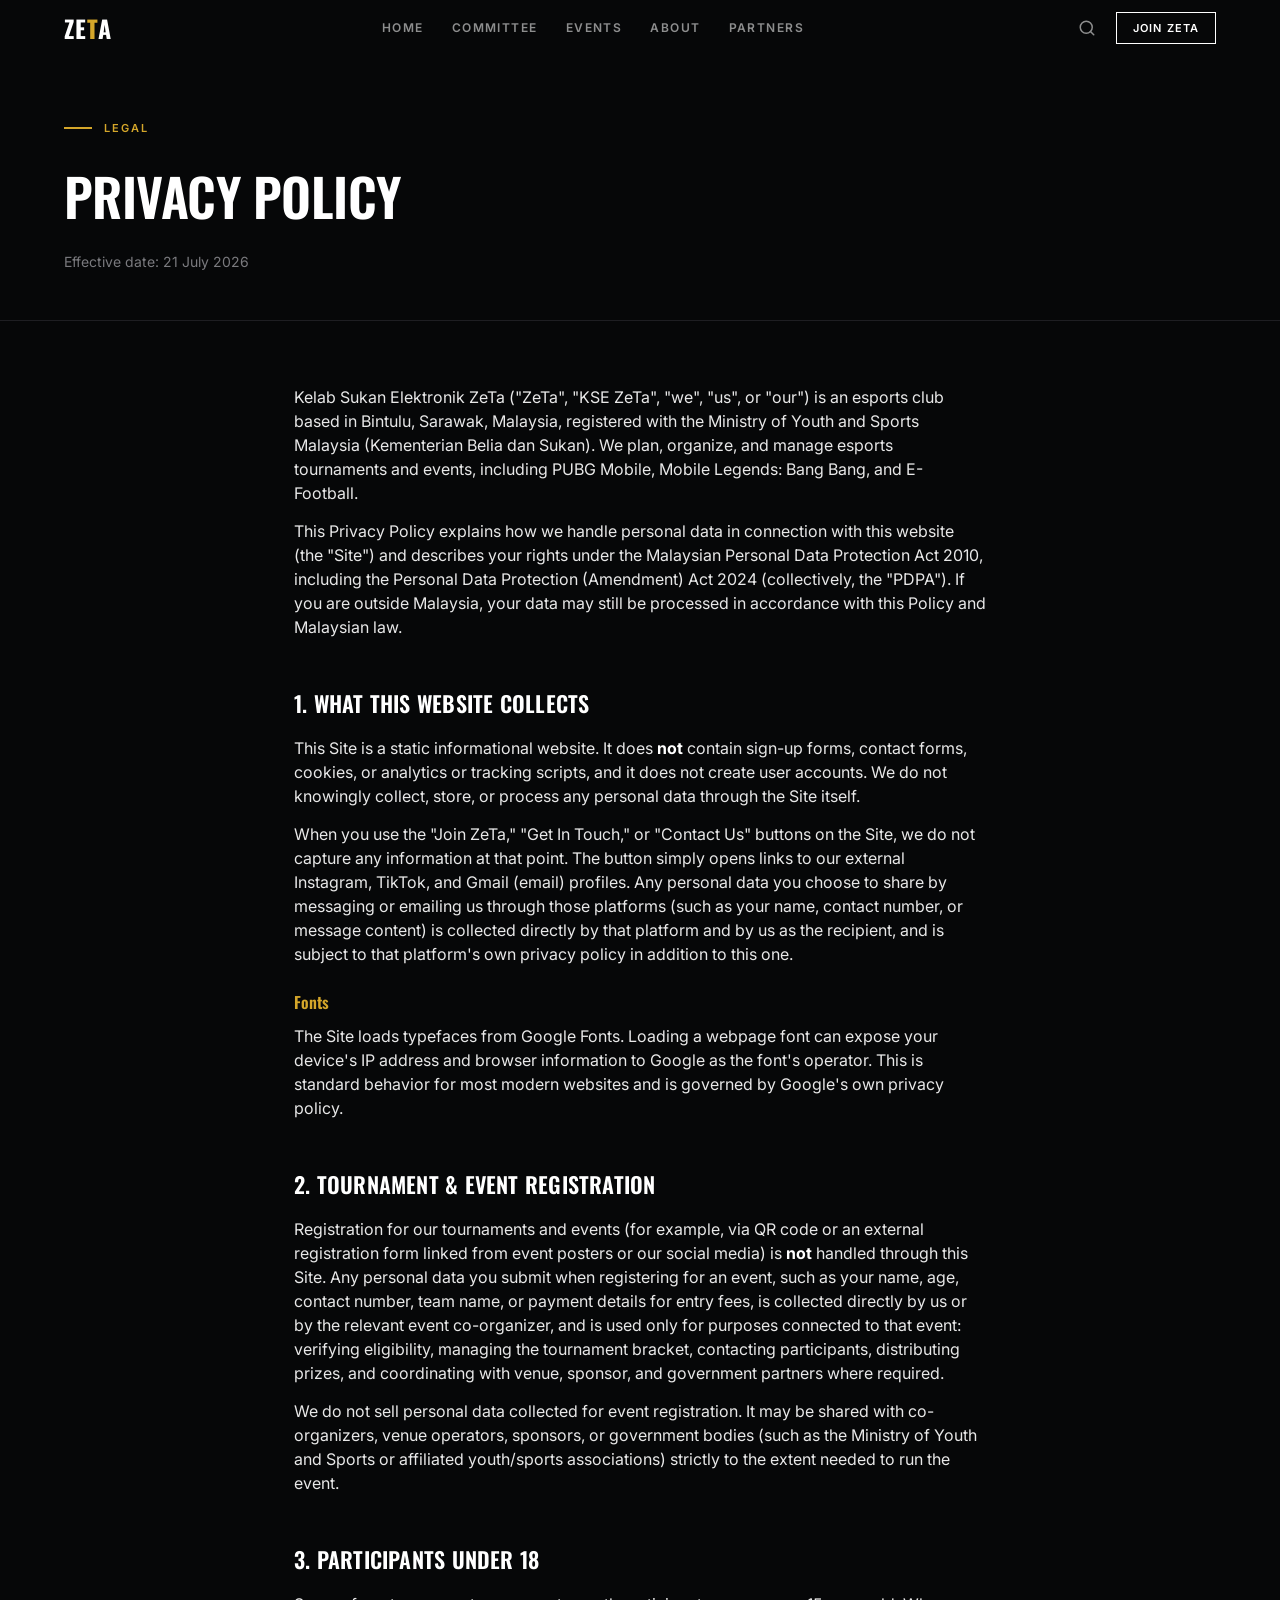
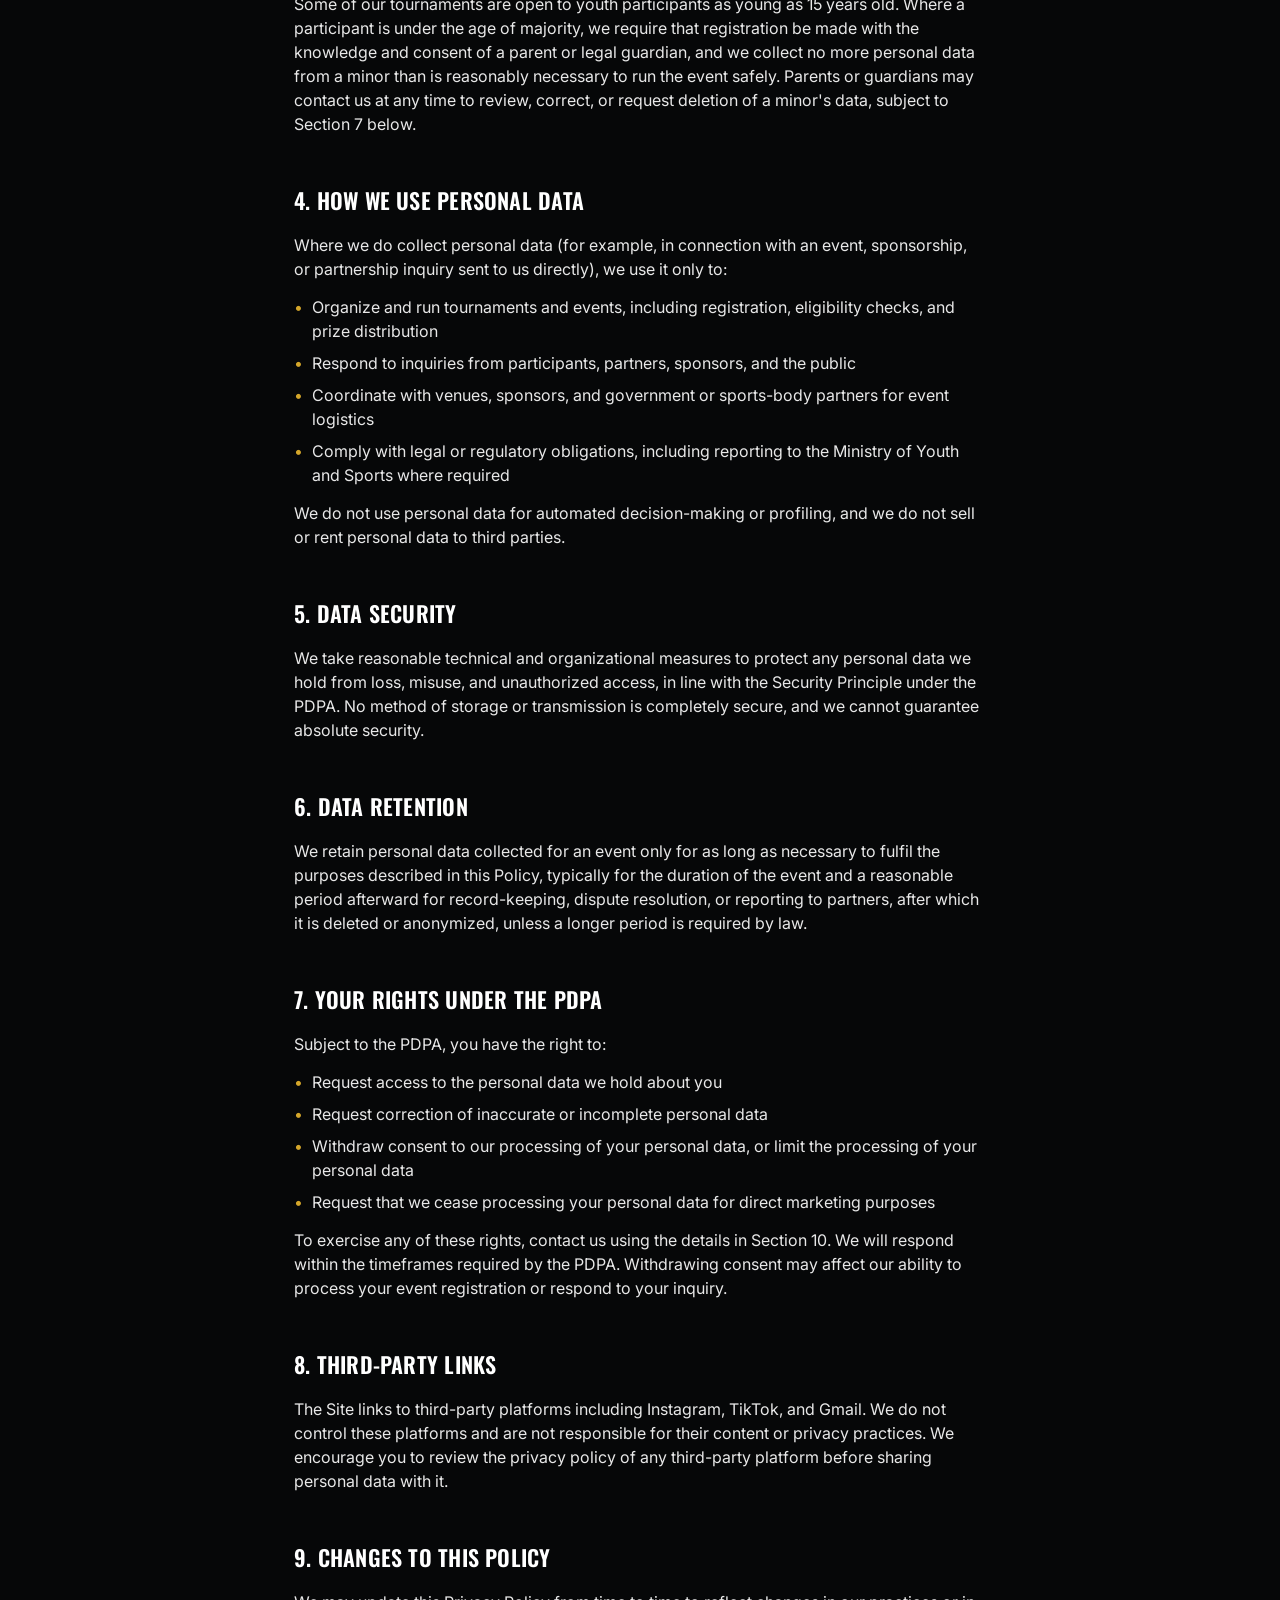
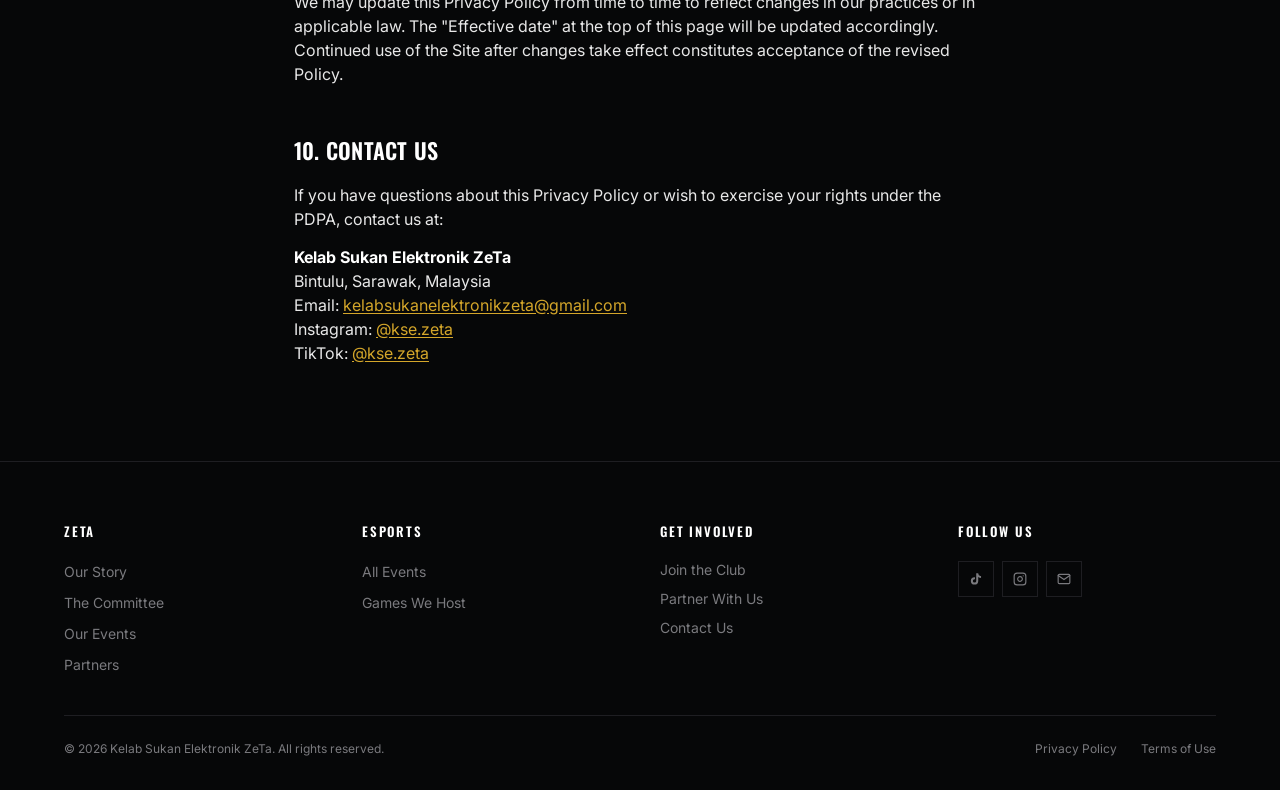
<file: privacy-policy.html>
<!DOCTYPE html>
<html lang="en">
<head>
  <meta charset="UTF-8">
  <meta name="viewport" content="width=device-width, initial-scale=1.0">
  <title>Privacy Policy · ZeTa Esport</title>
  <meta name="description" content="Privacy Policy for Kelab Sukan Elektronik ZeTa (KSE ZeTa), Bintulu, Sarawak. How this website handles personal data under Malaysia's Personal Data Protection Act 2010.">
  <link rel="preconnect" href="https://fonts.googleapis.com">
  <link rel="preconnect" href="https://fonts.gstatic.com" crossorigin>
  <link href="https://fonts.googleapis.com/css2?family=Oswald:wght@400;500;600;700&family=Inter:wght@400;500;600&display=swap" rel="stylesheet">
  <link rel="stylesheet" href="css/global.css">
  <link rel="stylesheet" href="css/legal.css">
  <link rel="icon" type="image/svg+xml" href="assets/favicon.svg">
</head>
<body>

  <!-- Mobile navigation -->
  <nav class="mobile-menu" aria-label="Mobile navigation">
    <a href="index.html">Home</a>
    <a href="committee.html">Committee</a>
    <a href="events.html">Events</a>
    <a href="about.html">About</a>
    <a href="partners.html">Partners</a>
  </nav>

  <!-- Navbar -->
  <header class="navbar" role="banner">
    <a href="index.html" class="navbar__logo">Ze<span class="accent">T</span>a</a>
    <nav class="navbar__nav" aria-label="Main navigation">
      <a href="index.html">Home</a>
      <a href="committee.html">Committee</a>
      <a href="events.html">Events</a>
      <a href="about.html">About</a>
      <a href="partners.html">Partners</a>
    </nav>
    <div class="navbar__actions">
      <button class="navbar__icon-btn" aria-label="Search">
        <svg width="18" height="18" viewBox="0 0 24 24" fill="none" stroke="currentColor" stroke-width="2" stroke-linecap="round" stroke-linejoin="round">
          <circle cx="11" cy="11" r="8"/><path d="m21 21-4.35-4.35"/>
        </svg>
      </button>
      <button type="button" class="btn btn-outline btn-sm js-contact-trigger">Join ZeTa</button>
    </div>
    <button class="navbar__burger" aria-label="Open menu" aria-expanded="false">
      <span></span><span></span><span></span>
    </button>
  </header>

  <main>

    <!-- ====== LEGAL HERO ====== -->
    <section class="legal-hero" aria-label="Privacy Policy hero">
      <p class="legal-hero__eyebrow">Legal</p>
      <h1 class="legal-hero__title">Privacy Policy</h1>
      <p class="legal-hero__updated">Effective date: 21 July 2026</p>
    </section>

    <!-- ====== LEGAL CONTENT ====== -->
    <div class="legal-content">

      <section>
        <p>Kelab Sukan Elektronik ZeTa ("ZeTa", "KSE ZeTa", "we", "us", or "our") is an esports club based in Bintulu, Sarawak, Malaysia, registered with the Ministry of Youth and Sports Malaysia (Kementerian Belia dan Sukan). We plan, organize, and manage esports tournaments and events, including PUBG Mobile, Mobile Legends: Bang Bang, and E-Football.</p>
        <p>This Privacy Policy explains how we handle personal data in connection with this website (the "Site") and describes your rights under the Malaysian Personal Data Protection Act 2010, including the Personal Data Protection (Amendment) Act 2024 (collectively, the "PDPA"). If you are outside Malaysia, your data may still be processed in accordance with this Policy and Malaysian law.</p>
      </section>

      <section>
        <h2>1. What This Website Collects</h2>
        <p>This Site is a static informational website. It does <strong>not</strong> contain sign-up forms, contact forms, cookies, or analytics or tracking scripts, and it does not create user accounts. We do not knowingly collect, store, or process any personal data through the Site itself.</p>
        <p>When you use the "Join ZeTa," "Get In Touch," or "Contact Us" buttons on the Site, we do not capture any information at that point. The button simply opens links to our external Instagram, TikTok, and Gmail (email) profiles. Any personal data you choose to share by messaging or emailing us through those platforms (such as your name, contact number, or message content) is collected directly by that platform and by us as the recipient, and is subject to that platform's own privacy policy in addition to this one.</p>
        <h3>Fonts</h3>
        <p>The Site loads typefaces from Google Fonts. Loading a webpage font can expose your device's IP address and browser information to Google as the font's operator. This is standard behavior for most modern websites and is governed by Google's own privacy policy.</p>
      </section>

      <section>
        <h2>2. Tournament & Event Registration</h2>
        <p>Registration for our tournaments and events (for example, via QR code or an external registration form linked from event posters or our social media) is <strong>not</strong> handled through this Site. Any personal data you submit when registering for an event, such as your name, age, contact number, team name, or payment details for entry fees, is collected directly by us or by the relevant event co-organizer, and is used only for purposes connected to that event: verifying eligibility, managing the tournament bracket, contacting participants, distributing prizes, and coordinating with venue, sponsor, and government partners where required.</p>
        <p>We do not sell personal data collected for event registration. It may be shared with co-organizers, venue operators, sponsors, or government bodies (such as the Ministry of Youth and Sports or affiliated youth/sports associations) strictly to the extent needed to run the event.</p>
      </section>

      <section>
        <h2>3. Participants Under 18</h2>
        <p>Some of our tournaments are open to youth participants as young as 15 years old. Where a participant is under the age of majority, we require that registration be made with the knowledge and consent of a parent or legal guardian, and we collect no more personal data from a minor than is reasonably necessary to run the event safely. Parents or guardians may contact us at any time to review, correct, or request deletion of a minor's data, subject to Section 7 below.</p>
      </section>

      <section>
        <h2>4. How We Use Personal Data</h2>
        <p>Where we do collect personal data (for example, in connection with an event, sponsorship, or partnership inquiry sent to us directly), we use it only to:</p>
        <ul>
          <li>Organize and run tournaments and events, including registration, eligibility checks, and prize distribution</li>
          <li>Respond to inquiries from participants, partners, sponsors, and the public</li>
          <li>Coordinate with venues, sponsors, and government or sports-body partners for event logistics</li>
          <li>Comply with legal or regulatory obligations, including reporting to the Ministry of Youth and Sports where required</li>
        </ul>
        <p>We do not use personal data for automated decision-making or profiling, and we do not sell or rent personal data to third parties.</p>
      </section>

      <section>
        <h2>5. Data Security</h2>
        <p>We take reasonable technical and organizational measures to protect any personal data we hold from loss, misuse, and unauthorized access, in line with the Security Principle under the PDPA. No method of storage or transmission is completely secure, and we cannot guarantee absolute security.</p>
      </section>

      <section>
        <h2>6. Data Retention</h2>
        <p>We retain personal data collected for an event only for as long as necessary to fulfil the purposes described in this Policy, typically for the duration of the event and a reasonable period afterward for record-keeping, dispute resolution, or reporting to partners, after which it is deleted or anonymized, unless a longer period is required by law.</p>
      </section>

      <section>
        <h2>7. Your Rights Under the PDPA</h2>
        <p>Subject to the PDPA, you have the right to:</p>
        <ul>
          <li>Request access to the personal data we hold about you</li>
          <li>Request correction of inaccurate or incomplete personal data</li>
          <li>Withdraw consent to our processing of your personal data, or limit the processing of your personal data</li>
          <li>Request that we cease processing your personal data for direct marketing purposes</li>
        </ul>
        <p>To exercise any of these rights, contact us using the details in Section 10. We will respond within the timeframes required by the PDPA. Withdrawing consent may affect our ability to process your event registration or respond to your inquiry.</p>
      </section>

      <section>
        <h2>8. Third-Party Links</h2>
        <p>The Site links to third-party platforms including Instagram, TikTok, and Gmail. We do not control these platforms and are not responsible for their content or privacy practices. We encourage you to review the privacy policy of any third-party platform before sharing personal data with it.</p>
      </section>

      <section>
        <h2>9. Changes to This Policy</h2>
        <p>We may update this Privacy Policy from time to time to reflect changes in our practices or in applicable law. The "Effective date" at the top of this page will be updated accordingly. Continued use of the Site after changes take effect constitutes acceptance of the revised Policy.</p>
      </section>

      <section>
        <h2>10. Contact Us</h2>
        <p>If you have questions about this Privacy Policy or wish to exercise your rights under the PDPA, contact us at:</p>
        <p><strong>Kelab Sukan Elektronik ZeTa</strong><br>
        Bintulu, Sarawak, Malaysia<br>
        Email: <a href="https://mail.google.com/mail/?view=cm&amp;fs=1&amp;to=kelabsukanelektronikzeta@gmail.com" target="_blank" rel="noopener">kelabsukanelektronikzeta@gmail.com</a><br>
        Instagram: <a href="https://www.instagram.com/kse.zeta/" target="_blank" rel="noopener">@kse.zeta</a><br>
        TikTok: <a href="https://www.tiktok.com/@kse.zeta" target="_blank" rel="noopener">@kse.zeta</a></p>
      </section>

    </div>

  </main>

  <!-- ====== FOOTER ====== -->
  <footer class="footer" role="contentinfo">
    <div class="footer__grid">
      <div class="footer__col">
        <p class="footer__col-title">ZeTa</p>
        <nav class="footer__links" aria-label="About ZeTa">
          <a href="about.html">Our Story</a>
          <a href="committee.html">The Committee</a>
          <a href="events.html">Our Events</a>
          <a href="partners.html">Partners</a>
        </nav>
      </div>
      <div class="footer__col">
        <p class="footer__col-title">Esports</p>
        <nav class="footer__links" aria-label="Esports">
          <a href="events.html">All Events</a>
          <a href="index.html#games-heading">Games We Host</a>
        </nav>
      </div>
      <div class="footer__col">
        <p class="footer__col-title">Get Involved</p>
        <nav class="footer__links" aria-label="Get involved">
          <button type="button" class="js-contact-trigger">Join the Club</button>
          <a href="partners.html">Partner With Us</a>
          <button type="button" class="js-contact-trigger">Contact Us</button>
        </nav>
      </div>
      <div class="footer__col">
        <p class="footer__col-title">Follow Us</p>
        <div class="footer__social">
          <a href="https://www.tiktok.com/@kse.zeta" target="_blank" rel="noopener" aria-label="TikTok">
            <svg width="14" height="14" viewBox="0 0 24 24" fill="currentColor"><path d="M19.59 6.69a4.83 4.83 0 0 1-3.77-4.25V2h-3.45v13.67a2.89 2.89 0 0 1-2.88 2.5 2.89 2.89 0 0 1-2.89-2.89 2.89 2.89 0 0 1 2.89-2.89c.28 0 .54.04.79.1V9.01a6.33 6.33 0 0 0-.79-.05 6.34 6.34 0 0 0-6.34 6.34 6.34 6.34 0 0 0 6.34 6.34 6.34 6.34 0 0 0 6.33-6.34V8.69a8.27 8.27 0 0 0 4.83 1.56V6.79a4.84 4.84 0 0 1-1.06-.1z"/></svg>
          </a>
          <a href="https://www.instagram.com/kse.zeta/" target="_blank" rel="noopener" aria-label="Instagram">
            <svg width="14" height="14" viewBox="0 0 24 24" fill="none" stroke="currentColor" stroke-width="2" stroke-linecap="round" stroke-linejoin="round"><rect x="2" y="2" width="20" height="20" rx="5"/><path d="M16 11.37A4 4 0 1 1 12.63 8 4 4 0 0 1 16 11.37z"/><line x1="17.5" y1="6.5" x2="17.51" y2="6.5"/></svg>
          </a>
          <a href="https://mail.google.com/mail/?view=cm&amp;fs=1&amp;to=kelabsukanelektronikzeta@gmail.com" target="_blank" rel="noopener" aria-label="Email">
            <svg width="14" height="14" viewBox="0 0 24 24" fill="none" stroke="currentColor" stroke-width="2" stroke-linecap="round" stroke-linejoin="round"><rect x="2" y="4" width="20" height="16" rx="2"/><path d="m22 6-10 7L2 6"/></svg>
          </a>
        </div>
      </div>
    </div>
    <div class="footer__bottom">
      <p class="footer__copy">&copy; <span id="footer-year"></span> Kelab Sukan Elektronik ZeTa. All rights reserved.</p>
      <nav class="footer__legal" aria-label="Legal">
        <a href="privacy-policy.html">Privacy Policy</a>
        <a href="terms-of-use.html">Terms of Use</a>
      </nav>
    </div>
  </footer>

  <!-- ====== CONTACT MODAL ====== -->
  <div class="contact-modal" id="contact-modal" aria-hidden="true">
    <div class="contact-modal__backdrop" data-contact-close></div>
    <div class="contact-modal__card" role="dialog" aria-modal="true" aria-labelledby="contact-modal-title">
      <button type="button" class="contact-modal__close" aria-label="Close" data-contact-close>&times;</button>
      <p class="label" id="contact-modal-title">Get In Touch</p>
      <h3 class="contact-modal__heading">Reach ZeTa Through</h3>
      <div class="contact-modal__options">
        <a class="contact-modal__option" href="https://www.instagram.com/kse.zeta/" target="_blank" rel="noopener">
          <span class="contact-modal__option-icon">
            <svg width="18" height="18" viewBox="0 0 24 24" fill="none" stroke="currentColor" stroke-width="2" stroke-linecap="round" stroke-linejoin="round"><rect x="2" y="2" width="20" height="20" rx="5"/><path d="M16 11.37A4 4 0 1 1 12.63 8 4 4 0 0 1 16 11.37z"/><line x1="17.5" y1="6.5" x2="17.51" y2="6.5"/></svg>
          </span>
          <span class="contact-modal__option-label">Instagram</span>
        </a>
        <a class="contact-modal__option" href="https://mail.google.com/mail/?view=cm&amp;fs=1&amp;to=kelabsukanelektronikzeta@gmail.com" target="_blank" rel="noopener">
          <span class="contact-modal__option-icon">
            <svg width="18" height="18" viewBox="0 0 24 24" fill="none" stroke="currentColor" stroke-width="2" stroke-linecap="round" stroke-linejoin="round"><rect x="2" y="4" width="20" height="16" rx="2"/><path d="m22 6-10 7L2 6"/></svg>
          </span>
          <span class="contact-modal__option-label">Gmail</span>
        </a>
        <a class="contact-modal__option" href="https://www.tiktok.com/@kse.zeta" target="_blank" rel="noopener">
          <span class="contact-modal__option-icon">
            <svg width="18" height="18" viewBox="0 0 24 24" fill="currentColor"><path d="M19.59 6.69a4.83 4.83 0 0 1-3.77-4.25V2h-3.45v13.67a2.89 2.89 0 0 1-2.88 2.5 2.89 2.89 0 0 1-2.89-2.89 2.89 2.89 0 0 1 2.89-2.89c.28 0 .54.04.79.1V9.01a6.33 6.33 0 0 0-.79-.05 6.34 6.34 0 0 0-6.34 6.34 6.34 6.34 0 0 0 6.34 6.34 6.34 6.34 0 0 0 6.33-6.34V8.69a8.27 8.27 0 0 0 4.83 1.56V6.79a4.84 4.84 0 0 1-1.06-.1z"/></svg>
          </span>
          <span class="contact-modal__option-label">TikTok</span>
        </a>
      </div>
    </div>
  </div>

  <script>
    document.getElementById('footer-year').textContent = new Date().getFullYear();
  </script>
  <script src="js/main.js"></script>
</body>
</html>
</file>
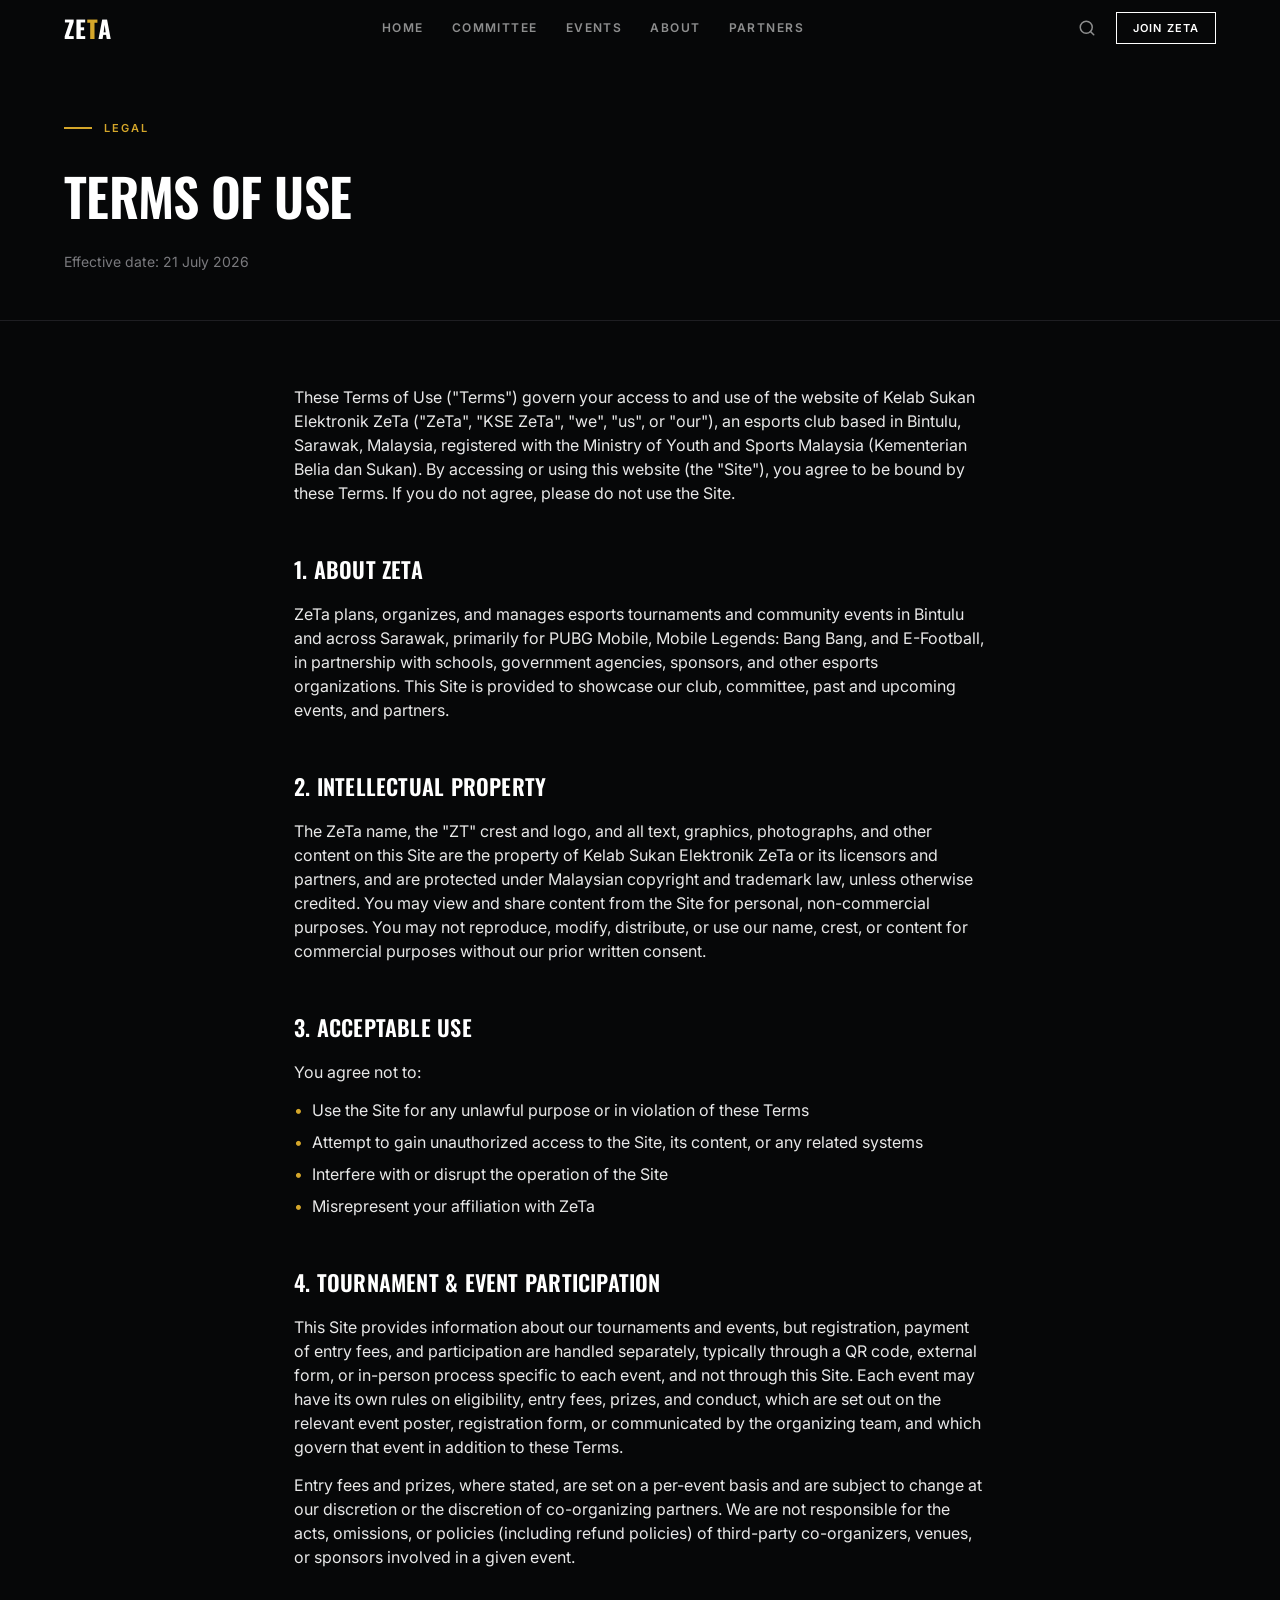
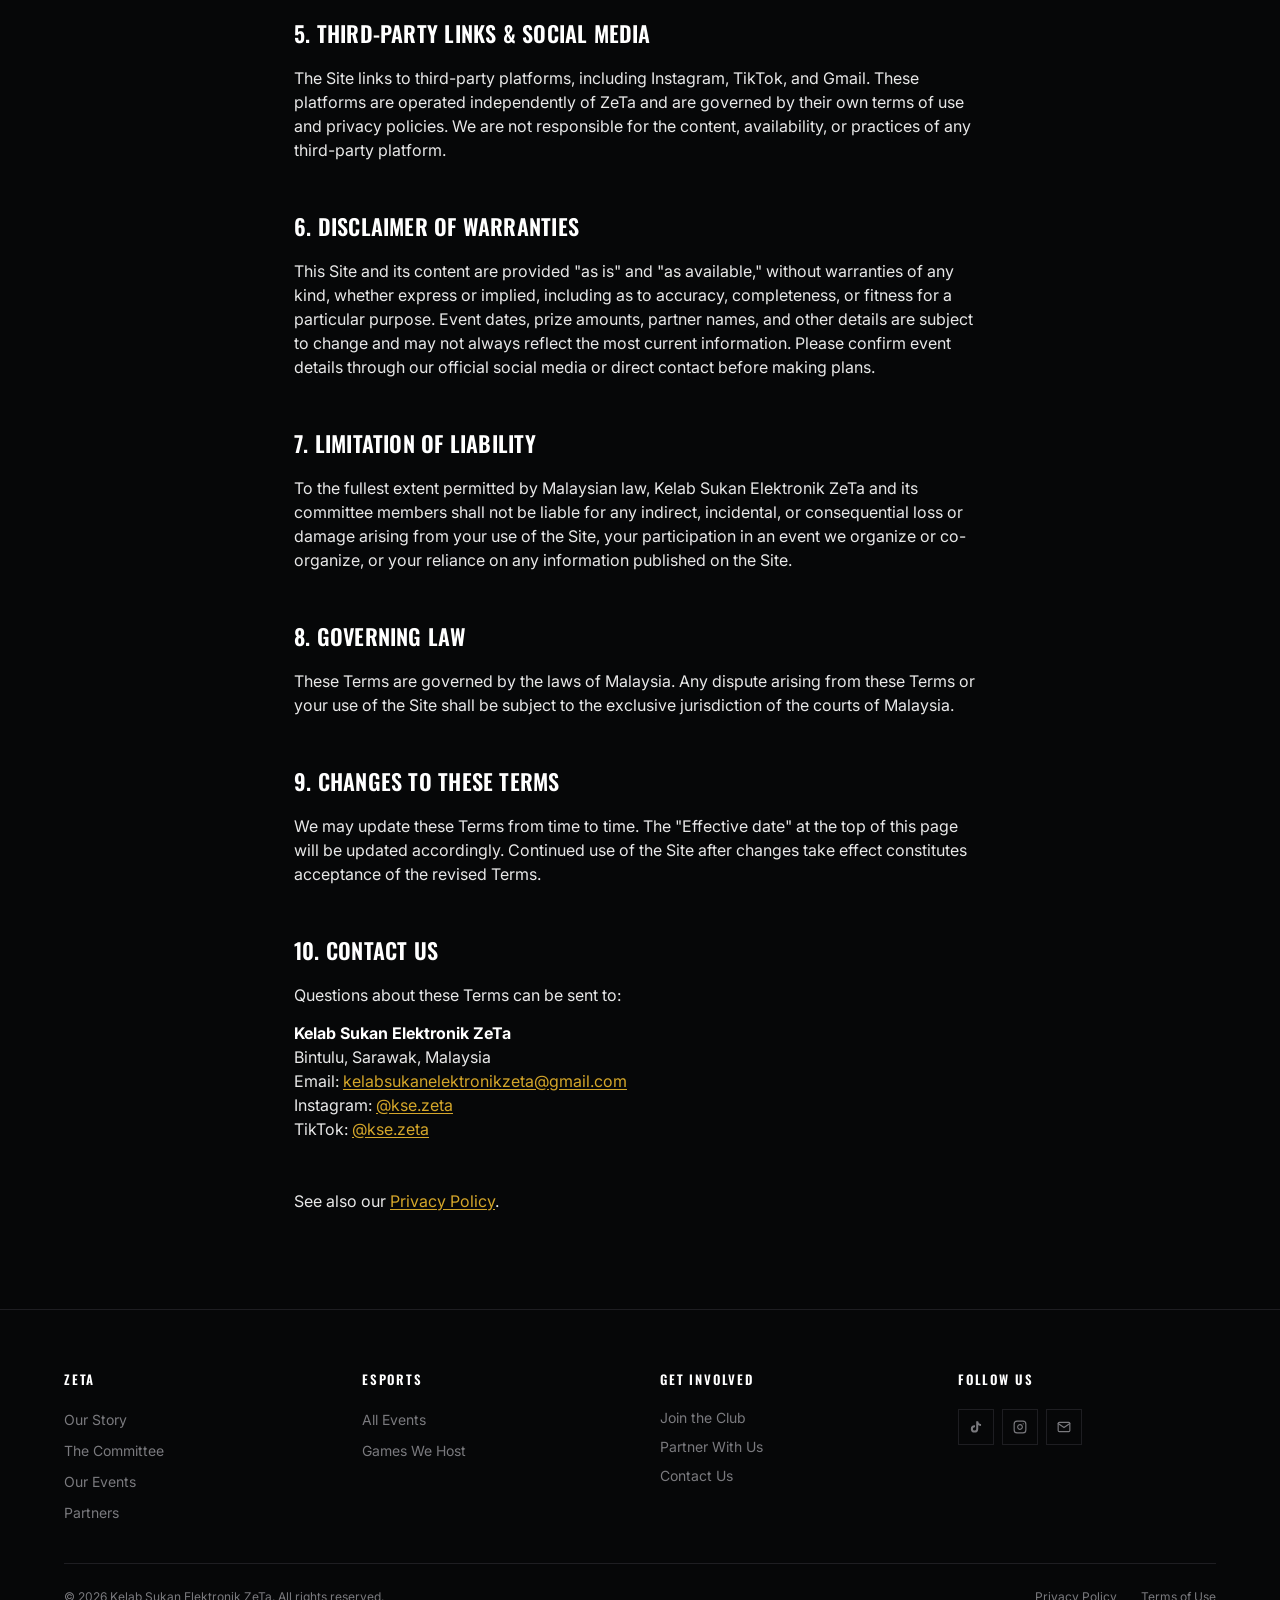
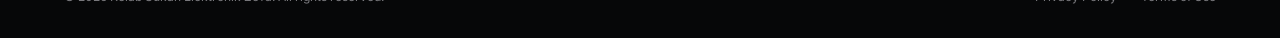
<file: terms-of-use.html>
<!DOCTYPE html>
<html lang="en">
<head>
  <meta charset="UTF-8">
  <meta name="viewport" content="width=device-width, initial-scale=1.0">
  <title>Terms of Use · ZeTa Esport</title>
  <meta name="description" content="Terms of Use for the Kelab Sukan Elektronik ZeTa (KSE ZeTa) website. Governing law, intellectual property, and event participation terms.">
  <link rel="preconnect" href="https://fonts.googleapis.com">
  <link rel="preconnect" href="https://fonts.gstatic.com" crossorigin>
  <link href="https://fonts.googleapis.com/css2?family=Oswald:wght@400;500;600;700&family=Inter:wght@400;500;600&display=swap" rel="stylesheet">
  <link rel="stylesheet" href="css/global.css">
  <link rel="stylesheet" href="css/legal.css">
  <link rel="icon" type="image/svg+xml" href="assets/favicon.svg">
</head>
<body>

  <!-- Mobile navigation -->
  <nav class="mobile-menu" aria-label="Mobile navigation">
    <a href="index.html">Home</a>
    <a href="committee.html">Committee</a>
    <a href="events.html">Events</a>
    <a href="about.html">About</a>
    <a href="partners.html">Partners</a>
  </nav>

  <!-- Navbar -->
  <header class="navbar" role="banner">
    <a href="index.html" class="navbar__logo">Ze<span class="accent">T</span>a</a>
    <nav class="navbar__nav" aria-label="Main navigation">
      <a href="index.html">Home</a>
      <a href="committee.html">Committee</a>
      <a href="events.html">Events</a>
      <a href="about.html">About</a>
      <a href="partners.html">Partners</a>
    </nav>
    <div class="navbar__actions">
      <button class="navbar__icon-btn" aria-label="Search">
        <svg width="18" height="18" viewBox="0 0 24 24" fill="none" stroke="currentColor" stroke-width="2" stroke-linecap="round" stroke-linejoin="round">
          <circle cx="11" cy="11" r="8"/><path d="m21 21-4.35-4.35"/>
        </svg>
      </button>
      <button type="button" class="btn btn-outline btn-sm js-contact-trigger">Join ZeTa</button>
    </div>
    <button class="navbar__burger" aria-label="Open menu" aria-expanded="false">
      <span></span><span></span><span></span>
    </button>
  </header>

  <main>

    <!-- ====== LEGAL HERO ====== -->
    <section class="legal-hero" aria-label="Terms of Use hero">
      <p class="legal-hero__eyebrow">Legal</p>
      <h1 class="legal-hero__title">Terms of Use</h1>
      <p class="legal-hero__updated">Effective date: 21 July 2026</p>
    </section>

    <!-- ====== LEGAL CONTENT ====== -->
    <div class="legal-content">

      <section>
        <p>These Terms of Use ("Terms") govern your access to and use of the website of Kelab Sukan Elektronik ZeTa ("ZeTa", "KSE ZeTa", "we", "us", or "our"), an esports club based in Bintulu, Sarawak, Malaysia, registered with the Ministry of Youth and Sports Malaysia (Kementerian Belia dan Sukan). By accessing or using this website (the "Site"), you agree to be bound by these Terms. If you do not agree, please do not use the Site.</p>
      </section>

      <section>
        <h2>1. About ZeTa</h2>
        <p>ZeTa plans, organizes, and manages esports tournaments and community events in Bintulu and across Sarawak, primarily for PUBG Mobile, Mobile Legends: Bang Bang, and E-Football, in partnership with schools, government agencies, sponsors, and other esports organizations. This Site is provided to showcase our club, committee, past and upcoming events, and partners.</p>
      </section>

      <section>
        <h2>2. Intellectual Property</h2>
        <p>The ZeTa name, the "ZT" crest and logo, and all text, graphics, photographs, and other content on this Site are the property of Kelab Sukan Elektronik ZeTa or its licensors and partners, and are protected under Malaysian copyright and trademark law, unless otherwise credited. You may view and share content from the Site for personal, non-commercial purposes. You may not reproduce, modify, distribute, or use our name, crest, or content for commercial purposes without our prior written consent.</p>
      </section>

      <section>
        <h2>3. Acceptable Use</h2>
        <p>You agree not to:</p>
        <ul>
          <li>Use the Site for any unlawful purpose or in violation of these Terms</li>
          <li>Attempt to gain unauthorized access to the Site, its content, or any related systems</li>
          <li>Interfere with or disrupt the operation of the Site</li>
          <li>Misrepresent your affiliation with ZeTa</li>
        </ul>
      </section>

      <section>
        <h2>4. Tournament & Event Participation</h2>
        <p>This Site provides information about our tournaments and events, but registration, payment of entry fees, and participation are handled separately, typically through a QR code, external form, or in-person process specific to each event, and not through this Site. Each event may have its own rules on eligibility, entry fees, prizes, and conduct, which are set out on the relevant event poster, registration form, or communicated by the organizing team, and which govern that event in addition to these Terms.</p>
        <p>Entry fees and prizes, where stated, are set on a per-event basis and are subject to change at our discretion or the discretion of co-organizing partners. We are not responsible for the acts, omissions, or policies (including refund policies) of third-party co-organizers, venues, or sponsors involved in a given event.</p>
      </section>

      <section>
        <h2>5. Third-Party Links & Social Media</h2>
        <p>The Site links to third-party platforms, including Instagram, TikTok, and Gmail. These platforms are operated independently of ZeTa and are governed by their own terms of use and privacy policies. We are not responsible for the content, availability, or practices of any third-party platform.</p>
      </section>

      <section>
        <h2>6. Disclaimer of Warranties</h2>
        <p>This Site and its content are provided "as is" and "as available," without warranties of any kind, whether express or implied, including as to accuracy, completeness, or fitness for a particular purpose. Event dates, prize amounts, partner names, and other details are subject to change and may not always reflect the most current information. Please confirm event details through our official social media or direct contact before making plans.</p>
      </section>

      <section>
        <h2>7. Limitation of Liability</h2>
        <p>To the fullest extent permitted by Malaysian law, Kelab Sukan Elektronik ZeTa and its committee members shall not be liable for any indirect, incidental, or consequential loss or damage arising from your use of the Site, your participation in an event we organize or co-organize, or your reliance on any information published on the Site.</p>
      </section>

      <section>
        <h2>8. Governing Law</h2>
        <p>These Terms are governed by the laws of Malaysia. Any dispute arising from these Terms or your use of the Site shall be subject to the exclusive jurisdiction of the courts of Malaysia.</p>
      </section>

      <section>
        <h2>9. Changes to These Terms</h2>
        <p>We may update these Terms from time to time. The "Effective date" at the top of this page will be updated accordingly. Continued use of the Site after changes take effect constitutes acceptance of the revised Terms.</p>
      </section>

      <section>
        <h2>10. Contact Us</h2>
        <p>Questions about these Terms can be sent to:</p>
        <p><strong>Kelab Sukan Elektronik ZeTa</strong><br>
        Bintulu, Sarawak, Malaysia<br>
        Email: <a href="https://mail.google.com/mail/?view=cm&amp;fs=1&amp;to=kelabsukanelektronikzeta@gmail.com" target="_blank" rel="noopener">kelabsukanelektronikzeta@gmail.com</a><br>
        Instagram: <a href="https://www.instagram.com/kse.zeta/" target="_blank" rel="noopener">@kse.zeta</a><br>
        TikTok: <a href="https://www.tiktok.com/@kse.zeta" target="_blank" rel="noopener">@kse.zeta</a></p>
      </section>

      <section>
        <p>See also our <a href="privacy-policy.html">Privacy Policy</a>.</p>
      </section>

    </div>

  </main>

  <!-- ====== FOOTER ====== -->
  <footer class="footer" role="contentinfo">
    <div class="footer__grid">
      <div class="footer__col">
        <p class="footer__col-title">ZeTa</p>
        <nav class="footer__links" aria-label="About ZeTa">
          <a href="about.html">Our Story</a>
          <a href="committee.html">The Committee</a>
          <a href="events.html">Our Events</a>
          <a href="partners.html">Partners</a>
        </nav>
      </div>
      <div class="footer__col">
        <p class="footer__col-title">Esports</p>
        <nav class="footer__links" aria-label="Esports">
          <a href="events.html">All Events</a>
          <a href="index.html#games-heading">Games We Host</a>
        </nav>
      </div>
      <div class="footer__col">
        <p class="footer__col-title">Get Involved</p>
        <nav class="footer__links" aria-label="Get involved">
          <button type="button" class="js-contact-trigger">Join the Club</button>
          <a href="partners.html">Partner With Us</a>
          <button type="button" class="js-contact-trigger">Contact Us</button>
        </nav>
      </div>
      <div class="footer__col">
        <p class="footer__col-title">Follow Us</p>
        <div class="footer__social">
          <a href="https://www.tiktok.com/@kse.zeta" target="_blank" rel="noopener" aria-label="TikTok">
            <svg width="14" height="14" viewBox="0 0 24 24" fill="currentColor"><path d="M19.59 6.69a4.83 4.83 0 0 1-3.77-4.25V2h-3.45v13.67a2.89 2.89 0 0 1-2.88 2.5 2.89 2.89 0 0 1-2.89-2.89 2.89 2.89 0 0 1 2.89-2.89c.28 0 .54.04.79.1V9.01a6.33 6.33 0 0 0-.79-.05 6.34 6.34 0 0 0-6.34 6.34 6.34 6.34 0 0 0 6.34 6.34 6.34 6.34 0 0 0 6.33-6.34V8.69a8.27 8.27 0 0 0 4.83 1.56V6.79a4.84 4.84 0 0 1-1.06-.1z"/></svg>
          </a>
          <a href="https://www.instagram.com/kse.zeta/" target="_blank" rel="noopener" aria-label="Instagram">
            <svg width="14" height="14" viewBox="0 0 24 24" fill="none" stroke="currentColor" stroke-width="2" stroke-linecap="round" stroke-linejoin="round"><rect x="2" y="2" width="20" height="20" rx="5"/><path d="M16 11.37A4 4 0 1 1 12.63 8 4 4 0 0 1 16 11.37z"/><line x1="17.5" y1="6.5" x2="17.51" y2="6.5"/></svg>
          </a>
          <a href="https://mail.google.com/mail/?view=cm&amp;fs=1&amp;to=kelabsukanelektronikzeta@gmail.com" target="_blank" rel="noopener" aria-label="Email">
            <svg width="14" height="14" viewBox="0 0 24 24" fill="none" stroke="currentColor" stroke-width="2" stroke-linecap="round" stroke-linejoin="round"><rect x="2" y="4" width="20" height="16" rx="2"/><path d="m22 6-10 7L2 6"/></svg>
          </a>
        </div>
      </div>
    </div>
    <div class="footer__bottom">
      <p class="footer__copy">&copy; <span id="footer-year"></span> Kelab Sukan Elektronik ZeTa. All rights reserved.</p>
      <nav class="footer__legal" aria-label="Legal">
        <a href="privacy-policy.html">Privacy Policy</a>
        <a href="terms-of-use.html">Terms of Use</a>
      </nav>
    </div>
  </footer>

  <!-- ====== CONTACT MODAL ====== -->
  <div class="contact-modal" id="contact-modal" aria-hidden="true">
    <div class="contact-modal__backdrop" data-contact-close></div>
    <div class="contact-modal__card" role="dialog" aria-modal="true" aria-labelledby="contact-modal-title">
      <button type="button" class="contact-modal__close" aria-label="Close" data-contact-close>&times;</button>
      <p class="label" id="contact-modal-title">Get In Touch</p>
      <h3 class="contact-modal__heading">Reach ZeTa Through</h3>
      <div class="contact-modal__options">
        <a class="contact-modal__option" href="https://www.instagram.com/kse.zeta/" target="_blank" rel="noopener">
          <span class="contact-modal__option-icon">
            <svg width="18" height="18" viewBox="0 0 24 24" fill="none" stroke="currentColor" stroke-width="2" stroke-linecap="round" stroke-linejoin="round"><rect x="2" y="2" width="20" height="20" rx="5"/><path d="M16 11.37A4 4 0 1 1 12.63 8 4 4 0 0 1 16 11.37z"/><line x1="17.5" y1="6.5" x2="17.51" y2="6.5"/></svg>
          </span>
          <span class="contact-modal__option-label">Instagram</span>
        </a>
        <a class="contact-modal__option" href="https://mail.google.com/mail/?view=cm&amp;fs=1&amp;to=kelabsukanelektronikzeta@gmail.com" target="_blank" rel="noopener">
          <span class="contact-modal__option-icon">
            <svg width="18" height="18" viewBox="0 0 24 24" fill="none" stroke="currentColor" stroke-width="2" stroke-linecap="round" stroke-linejoin="round"><rect x="2" y="4" width="20" height="16" rx="2"/><path d="m22 6-10 7L2 6"/></svg>
          </span>
          <span class="contact-modal__option-label">Gmail</span>
        </a>
        <a class="contact-modal__option" href="https://www.tiktok.com/@kse.zeta" target="_blank" rel="noopener">
          <span class="contact-modal__option-icon">
            <svg width="18" height="18" viewBox="0 0 24 24" fill="currentColor"><path d="M19.59 6.69a4.83 4.83 0 0 1-3.77-4.25V2h-3.45v13.67a2.89 2.89 0 0 1-2.88 2.5 2.89 2.89 0 0 1-2.89-2.89 2.89 2.89 0 0 1 2.89-2.89c.28 0 .54.04.79.1V9.01a6.33 6.33 0 0 0-.79-.05 6.34 6.34 0 0 0-6.34 6.34 6.34 6.34 0 0 0 6.34 6.34 6.34 6.34 0 0 0 6.33-6.34V8.69a8.27 8.27 0 0 0 4.83 1.56V6.79a4.84 4.84 0 0 1-1.06-.1z"/></svg>
          </span>
          <span class="contact-modal__option-label">TikTok</span>
        </a>
      </div>
    </div>
  </div>

  <script>
    document.getElementById('footer-year').textContent = new Date().getFullYear();
  </script>
  <script src="js/main.js"></script>
</body>
</html>
</file>
<file: css/global.css>
:root {
  --bg:      #060708;
  --surface: #0E0F11;
  --card:    #161618;
  --border:  #1E1E22;
  --gold:    #D4A62A;
  --gold-dark: #B8871E;
  --white:   #FFFFFF;
  --text:    #E8E8E8;
  --muted:   #7A7A7E;
  --nav-h:   5.6rem;
  --px:      clamp(2rem, 5vw, 8rem);
  --max-w:   160rem;
  --font-heading: 'Oswald', 'Arial Narrow', sans-serif;
  --font-body:    'Inter', Arial, sans-serif;
}

*, *::before, *::after { box-sizing: border-box; margin: 0; padding: 0; }

html {
  font-size: 10px;
  scroll-behavior: smooth;
  scrollbar-width: thin;
  scrollbar-color: var(--gold) var(--surface);
}

/* ── Scrollbar ── */
::-webkit-scrollbar { width: 1rem; height: 1rem; }
::-webkit-scrollbar-track { background: var(--surface); }
::-webkit-scrollbar-thumb {
  background: var(--gold);
  border: 3px solid var(--surface);
}
::-webkit-scrollbar-thumb:hover { background: var(--gold-dark); }
::-webkit-scrollbar-corner { background: var(--surface); }

body {
  background: var(--bg);
  color: var(--text);
  font-family: var(--font-body);
  font-size: 1.6rem;
  line-height: 1.5;
  -webkit-font-smoothing: antialiased;
  -moz-osx-font-smoothing: grayscale;
}

img, video {
  display: block;
  max-width: 100%;
  -webkit-user-select: none;
  user-select: none;
  -webkit-user-drag: none;
  -webkit-touch-callout: none;
}
a { color: inherit; text-decoration: none; }
ul, ol { list-style: none; }
button { cursor: pointer; border: none; background: none; font-family: inherit; color: inherit; }
svg { display: block; }

.container {
  width: 100%;
  max-width: var(--max-w);
  margin: 0 auto;
  padding: 0 var(--px);
}

/* ── Typography ── */
.heading-xl {
  font-family: var(--font-heading);
  font-weight: 700;
  font-size: clamp(5rem, 11vw, 14rem);
  line-height: 0.9;
  text-transform: uppercase;
  letter-spacing: -0.01em;
  color: var(--white);
}
.heading-lg {
  font-family: var(--font-heading);
  font-weight: 700;
  font-size: clamp(3.2rem, 5.5vw, 6.4rem);
  line-height: 1;
  text-transform: uppercase;
  color: var(--white);
}
.heading-md {
  font-family: var(--font-heading);
  font-weight: 600;
  font-size: clamp(2.4rem, 3.5vw, 4rem);
  line-height: 1.1;
  text-transform: uppercase;
  color: var(--white);
}
.label {
  font-size: 1.1rem;
  font-weight: 600;
  letter-spacing: 0.14em;
  text-transform: uppercase;
  color: var(--muted);
}
.body-text {
  font-size: 1.5rem;
  line-height: 1.75;
  color: var(--muted);
}

/* ── Buttons ── */
.btn {
  display: inline-flex;
  align-items: center;
  gap: 0.8rem;
  padding: 1.2rem 2.4rem;
  font-family: var(--font-body);
  font-weight: 600;
  font-size: 1.2rem;
  letter-spacing: 0.1em;
  text-transform: uppercase;
  cursor: pointer;
  transition: background 0.2s, color 0.2s, border-color 0.2s;
  white-space: nowrap;
  border: 1px solid transparent;
}
.btn-gold {
  background: var(--gold);
  color: var(--bg);
  border-color: var(--gold);
}
.btn-gold:hover { background: var(--gold-dark); border-color: var(--gold-dark); }
.btn-outline {
  background: transparent;
  color: var(--white);
  border-color: var(--white);
}
.btn-outline:hover { background: var(--white); color: var(--bg); }
.btn-sm { padding: 0.8rem 1.6rem; font-size: 1.1rem; }

/* ── Navbar ── */
.navbar {
  position: fixed;
  top: 0; left: 0; right: 0;
  height: var(--nav-h);
  z-index: 1000;
  background: var(--bg);
  display: flex;
  align-items: center;
  padding: 0 var(--px);
  gap: 3.2rem;
  transition: border-bottom 0.3s;
}
.navbar.scrolled { border-bottom: 1px solid var(--border); }

.navbar__logo {
  font-family: var(--font-heading);
  font-weight: 700;
  font-size: 2.4rem;
  text-transform: uppercase;
  letter-spacing: 0.04em;
  color: var(--white);
  flex-shrink: 0;
}
.navbar__logo .accent { color: var(--gold); }

.navbar__nav {
  display: flex;
  align-items: center;
  gap: 2.8rem;
  margin: 0 auto;
}
.navbar__nav a {
  font-size: 1.2rem;
  font-weight: 600;
  letter-spacing: 0.12em;
  text-transform: uppercase;
  color: var(--text);
  opacity: 0.6;
  transition: opacity 0.2s, color 0.2s;
}
.navbar__nav a:hover,
.navbar__nav a.active { opacity: 1; color: var(--gold); }

.navbar__actions {
  display: flex;
  align-items: center;
  gap: 1.6rem;
  flex-shrink: 0;
}
.navbar__icon-btn {
  display: flex;
  align-items: center;
  justify-content: center;
  color: var(--text);
  opacity: 0.6;
  transition: opacity 0.2s;
  padding: 0.4rem;
}
.navbar__icon-btn:hover { opacity: 1; }

.navbar__burger {
  display: none;
  flex-direction: column;
  gap: 0.5rem;
  padding: 0.4rem;
  margin-left: auto;
}
.navbar__burger span {
  display: block;
  width: 2.2rem;
  height: 2px;
  background: var(--white);
  transition: transform 0.3s, opacity 0.3s;
}
.navbar__burger.open span:nth-child(1) { transform: translateY(7px) rotate(45deg); }
.navbar__burger.open span:nth-child(2) { opacity: 0; }
.navbar__burger.open span:nth-child(3) { transform: translateY(-7px) rotate(-45deg); }

/* Mobile menu */
.mobile-menu {
  display: none;
  position: fixed;
  top: var(--nav-h); left: 0; right: 0;
  max-height: calc(100vh - var(--nav-h));
  background: var(--bg);
  box-shadow: 0 1rem 2rem rgba(0, 0, 0, 0.4);
  z-index: 999;
  padding: 1.5rem var(--px);
  flex-direction: column;
  overflow-y: auto;
}
.mobile-menu.open { display: flex; }
.mobile-menu a {
  font-family: var(--font-heading);
  font-weight: 700;
  font-size: 1.8rem;
  text-transform: uppercase;
  color: var(--white);
  border-bottom: 1px solid var(--border);
  padding: 1.2rem 0;
  transition: color 0.2s;
}
.mobile-menu a:hover { color: var(--gold); }

/* ── Footer ── */
.footer {
  background: var(--bg);
  border-top: 1px solid var(--border);
  padding: 6rem var(--px) 3.2rem;
}
.footer__grid {
  display: grid;
  grid-template-columns: repeat(4, 1fr);
  gap: 4rem;
  margin-bottom: 4rem;
}
.footer__col-title {
  font-family: var(--font-heading);
  font-weight: 600;
  font-size: 1.3rem;
  letter-spacing: 0.14em;
  text-transform: uppercase;
  color: var(--white);
  margin-bottom: 2rem;
}
.footer__links {
  display: flex;
  flex-direction: column;
  gap: 1rem;
}
.footer__links a,
.footer__links button.js-contact-trigger {
  font-size: 1.4rem;
  color: var(--muted);
  text-align: left;
  transition: color 0.2s;
}
.footer__links a:hover,
.footer__links button.js-contact-trigger:hover { color: var(--gold); }
.footer__social {
  display: flex;
  flex-wrap: wrap;
  gap: 0.8rem;
  margin-top: 2rem;
}
.footer__social a {
  display: flex;
  align-items: center;
  justify-content: center;
  width: 3.6rem;
  height: 3.6rem;
  border: 1px solid var(--border);
  color: var(--muted);
  transition: border-color 0.2s, color 0.2s;
}
.footer__social a:hover { border-color: var(--gold); color: var(--gold); }
.footer__bottom {
  border-top: 1px solid var(--border);
  padding-top: 2.4rem;
  display: flex;
  align-items: center;
  justify-content: space-between;
  flex-wrap: wrap;
  gap: 1.6rem;
}
.footer__copy { font-size: 1.2rem; color: var(--muted); }
.footer__legal { display: flex; gap: 2.4rem; }
.footer__legal a {
  font-size: 1.2rem;
  color: var(--muted);
  transition: color 0.2s;
}
.footer__legal a:hover { color: var(--text); }

/* ── Contact modal ── */
.contact-modal {
  position: fixed;
  inset: 0;
  z-index: 2000;
  display: flex;
  align-items: center;
  justify-content: center;
  opacity: 0;
  pointer-events: none;
  transition: opacity 0.25s ease;
}
.contact-modal.open { opacity: 1; pointer-events: auto; }
.contact-modal__backdrop {
  position: absolute;
  inset: 0;
  background: rgba(6, 7, 8, 0.85);
}
.contact-modal__card {
  position: relative;
  background: var(--card);
  border: 1px solid var(--border);
  padding: 4rem 3.2rem 3.2rem;
  width: min(44rem, 90vw);
  transform: translateY(1.6rem);
  transition: transform 0.25s ease;
}
.contact-modal.open .contact-modal__card { transform: translateY(0); }
.contact-modal__close {
  position: absolute;
  top: 1.2rem;
  right: 1.2rem;
  width: 3.6rem;
  height: 3.6rem;
  display: flex;
  align-items: center;
  justify-content: center;
  font-size: 2.6rem;
  line-height: 1;
  color: var(--muted);
  transition: color 0.2s;
}
.contact-modal__close:hover { color: var(--white); }
.contact-modal__heading {
  font-family: var(--font-heading);
  font-weight: 700;
  font-size: 2.8rem;
  text-transform: uppercase;
  color: var(--white);
  margin: 0.8rem 0 2.4rem;
}
.contact-modal__options {
  display: flex;
  flex-direction: column;
  gap: 1.2rem;
}
.contact-modal__option {
  display: flex;
  align-items: center;
  gap: 1.6rem;
  padding: 1.6rem 2rem;
  border: 1px solid var(--border);
  color: var(--text);
  transition: border-color 0.2s, color 0.2s;
}
.contact-modal__option:hover { border-color: var(--gold); color: var(--gold); }
.contact-modal__option-icon {
  display: flex;
  align-items: center;
  justify-content: center;
  width: 3.6rem;
  height: 3.6rem;
  border: 1px solid var(--border);
  flex-shrink: 0;
  color: inherit;
}
.contact-modal__option-label {
  font-family: var(--font-heading);
  font-weight: 600;
  font-size: 1.5rem;
  letter-spacing: 0.06em;
  text-transform: uppercase;
}

/* ── Poster lightbox ── */
.js-lightbox { cursor: zoom-in; }
.lightbox {
  position: fixed;
  inset: 0;
  z-index: 2100;
  display: flex;
  align-items: center;
  justify-content: center;
  opacity: 0;
  pointer-events: none;
  padding: 4rem;
  transition: opacity 0.25s ease;
}
.lightbox.open { opacity: 1; pointer-events: auto; }
.lightbox__backdrop {
  position: absolute;
  inset: 0;
  background: rgba(6, 7, 8, 0.92);
}
.lightbox__content {
  position: relative;
  max-width: 90vw;
  max-height: 90vh;
  display: flex;
}
.lightbox__image {
  max-width: 90vw;
  max-height: 90vh;
  object-fit: contain;
  display: block;
}
.lightbox__video {
  max-width: 90vw;
  max-height: 90vh;
  display: none;
}
.lightbox.lightbox--video .lightbox__image { display: none; }
.lightbox.lightbox--video .lightbox__video { display: block; }
.lightbox__close {
  position: absolute;
  top: 1.2rem;
  right: 1.2rem;
  width: 4rem;
  height: 4rem;
  display: flex;
  align-items: center;
  justify-content: center;
  font-size: 2.8rem;
  line-height: 1;
  color: var(--white);
  background: var(--bg);
  border: 1px solid var(--border);
  transition: color 0.2s, border-color 0.2s;
}
.lightbox__close:hover { color: var(--gold); border-color: var(--gold); }

/* ── Scroll reveal ── */
.reveal {
  opacity: 0;
  transform: translateY(2.4rem);
  transition: opacity 0.7s ease, transform 0.7s ease;
}
.reveal.visible { opacity: 1; transform: none; }

/* ── Utilities ── */
.section-pad { padding: 8rem 0; }

/* ── Responsive ── */
@media (max-width: 767px) {
  .navbar__nav,
  .navbar__actions .btn,
  .navbar__icon-btn { display: none; }
  .navbar__burger { display: flex; }
  .footer__grid { grid-template-columns: repeat(2, 1fr); gap: 3.2rem; }
}
</file>
<file: css/about.css>
/* ── About Hero ── */
.about-hero {
  position: relative;
  min-height: 60svh;
  display: flex;
  align-items: flex-end;
  padding-bottom: 6.4rem;
  overflow: hidden;
}
.about-hero__bg {
  position: absolute;
  inset: 0;
  background:
    radial-gradient(ellipse 55% 60% at 20% 75%, rgba(100, 0, 200, 0.18) 0%, transparent 65%),
    radial-gradient(ellipse 50% 40% at 85% 25%, rgba(212, 166, 42, 0.14) 0%, transparent 60%),
    #060708;
  z-index: 0;
}
.about-hero__overlay {
  position: absolute;
  inset: 0;
  background: linear-gradient(to top, #060708 0%, transparent 65%);
  z-index: 1;
}
.about-hero__content {
  position: relative;
  z-index: 2;
  width: 100%;
  padding: calc(var(--nav-h) + 6.4rem) var(--px) 0;
}
.about-hero__eyebrow {
  display: flex;
  align-items: center;
  gap: 1.2rem;
  font-size: 1.1rem;
  font-weight: 600;
  letter-spacing: 0.18em;
  text-transform: uppercase;
  color: var(--gold);
  margin-bottom: 2rem;
}
.about-hero__eyebrow::before {
  content: '';
  display: block;
  width: 2.8rem;
  height: 2px;
  background: var(--gold);
  flex-shrink: 0;
}
.about-hero__title {
  font-family: var(--font-heading);
  font-weight: 700;
  font-size: clamp(5rem, 10vw, 13rem);
  line-height: 0.9;
  text-transform: uppercase;
  color: var(--white);
  word-break: break-word;
  margin-bottom: 2.4rem;
}
.about-hero__title .accent { color: var(--gold); }
.about-hero__tagline {
  font-size: 1.7rem;
  line-height: 1.6;
  color: var(--muted);
  max-width: 52rem;
}

/* ── Stats Row ── */
.stats-row {
  border-top: 1px solid var(--border);
  border-bottom: 1px solid var(--border);
  padding: 6.4rem var(--px);
}
.stats-row__grid {
  display: grid;
  grid-template-columns: repeat(4, 1fr);
  gap: 2.4rem;
}
.stat-item { text-align: center; }
.stat-item__number {
  font-family: var(--font-heading);
  font-weight: 700;
  font-size: clamp(4rem, 6vw, 8rem);
  line-height: 1;
  color: var(--white);
}
.stat-item__number .accent { color: var(--gold); }
.stat-item__label {
  font-size: 1.15rem;
  font-weight: 600;
  letter-spacing: 0.12em;
  text-transform: uppercase;
  color: var(--muted);
  margin-top: 1rem;
}

/* ── Founder's Note ── */
.founder-note {
  padding: 9rem var(--px);
  max-width: 86rem;
  margin: 0 auto;
}
.founder-note__label { margin-bottom: 1.6rem; }
.founder-note__heading {
  font-family: var(--font-heading);
  font-weight: 700;
  font-size: clamp(3.2rem, 5vw, 5.6rem);
  text-transform: uppercase;
  color: var(--white);
  line-height: 1;
  margin-bottom: 3.2rem;
}
.founder-note__body p {
  font-size: 1.6rem;
  line-height: 1.85;
  color: var(--muted);
  margin-bottom: 2rem;
}
.founder-note__sig {
  margin-top: 3.2rem;
  padding-top: 3.2rem;
  border-top: 1px solid var(--border);
}
.founder-note__sig-name {
  font-family: var(--font-heading);
  font-weight: 700;
  font-size: 1.8rem;
  text-transform: uppercase;
  color: var(--white);
}
.founder-note__sig-role {
  font-size: 1.2rem;
  color: var(--gold);
  letter-spacing: 0.08em;
  text-transform: uppercase;
  margin-top: 0.4rem;
}

/* ── Mission Blocks ── */
.missions { overflow: hidden; }
.mission-block {
  display: grid;
  grid-template-columns: 1fr 1fr;
  min-height: 56rem;
}
.mission-block__img {
  position: relative;
  overflow: hidden;
  min-height: 40rem;
}
.mission-block__img-bg {
  position: absolute;
  inset: 0;
  background-size: cover;
  background-position: center;
  transition: transform 0.6s ease;
}
.mission-block:hover .mission-block__img-bg { transform: scale(1.03); }
.mission-block__img-overlay {
  position: absolute;
  inset: 0;
  background: linear-gradient(135deg, rgba(0,0,0,0.2), transparent);
}

.mission-block__text {
  display: flex;
  flex-direction: column;
  justify-content: center;
  align-items: flex-start;
  padding: 8rem var(--px);
  background: var(--bg);
}
.mission-block__kicker {
  font-size: 1.1rem;
  font-weight: 600;
  letter-spacing: 0.14em;
  text-transform: uppercase;
  color: var(--gold);
  margin-bottom: 1.6rem;
}
.mission-block__heading {
  font-family: var(--font-heading);
  font-weight: 700;
  font-size: clamp(4rem, 6.5vw, 9rem);
  text-transform: uppercase;
  line-height: 0.88;
  color: var(--white);
  word-break: break-word;
  margin-bottom: 2.4rem;
}
.mission-block__body {
  font-size: 1.5rem;
  line-height: 1.75;
  color: var(--muted);
  max-width: 44rem;
  margin-bottom: 3.2rem;
}

/* ── Photo Mosaic ── */
.photo-mosaic { padding: 8rem 0 0; }
.photo-mosaic__header {
  display: flex;
  align-items: flex-end;
  justify-content: space-between;
  padding: 0 var(--px);
  margin-bottom: 3.2rem;
}
.photo-mosaic__grid {
  display: grid;
  grid-template-columns: repeat(3, 1fr);
  gap: 2px;
}
.mosaic-tile {
  aspect-ratio: 4 / 3;
  overflow: hidden;
  position: relative;
  background: var(--card);
  cursor: pointer;
}
.mosaic-tile__bg {
  width: 100%;
  height: 100%;
  background-size: cover;
  background-position: center;
  transition: transform 0.5s ease;
}
.mosaic-tile:hover .mosaic-tile__bg { transform: scale(1.05); }
.mosaic-tile__gradient {
  position: absolute;
  inset: 0;
  background: linear-gradient(to top, #060708 0%, transparent 55%);
  z-index: 1;
}
.mosaic-tile__label {
  position: absolute;
  bottom: 1.6rem;
  left: 2rem;
  z-index: 2;
  font-size: 1.1rem;
  font-weight: 600;
  letter-spacing: 0.1em;
  text-transform: uppercase;
  color: var(--white);
}

/* ── About CTA ── */
.about-cta {
  padding: 10rem var(--px);
  text-align: center;
  border-top: 1px solid var(--border);
  margin-top: 8rem;
}
.about-cta__title {
  font-family: var(--font-heading);
  font-weight: 700;
  font-size: clamp(3.6rem, 6vw, 7.2rem);
  text-transform: uppercase;
  color: var(--white);
  word-break: break-word;
  margin-bottom: 2rem;
}
.about-cta__title .accent { color: var(--gold); }
.about-cta__sub {
  font-size: 1.5rem;
  line-height: 1.75;
  color: var(--muted);
  max-width: 48rem;
  margin: 0 auto 3.6rem;
}
.about-cta__actions { display: flex; justify-content: center; gap: 1.2rem; flex-wrap: wrap; }

/* ── Responsive ── */
@media (max-width: 767px) {
  .stats-row__grid {
    grid-template-columns: repeat(2, 1fr);
    gap: 3.2rem;
  }

  .mission-block { grid-template-columns: 1fr; min-height: auto; }
  .mission-block:nth-child(even) .mission-block__img { order: -1; }
  .mission-block__img { min-height: 32rem; }
  .mission-block__text { padding: 4.8rem var(--px); }

  .photo-mosaic__grid { grid-template-columns: repeat(2, 1fr); }
}
</file>
<file: css/partners.css>
/* ── Partners Hero ── */
.partners-hero {
  position: relative;
  min-height: 60svh;
  display: flex;
  align-items: flex-end;
  padding-bottom: 6.4rem;
  overflow: hidden;
}
.partners-hero__bg {
  position: absolute;
  inset: 0;
  background:
    radial-gradient(ellipse 55% 60% at 80% 25%, rgba(212, 166, 42, 0.20) 0%, transparent 60%),
    radial-gradient(ellipse 50% 45% at 15% 80%, rgba(28, 0, 200, 0.10) 0%, transparent 60%),
    #060708;
  z-index: 0;
}
.partners-hero__overlay {
  position: absolute;
  inset: 0;
  background: linear-gradient(to top, #060708 0%, transparent 65%);
  z-index: 1;
}
.partners-hero__content {
  position: relative;
  z-index: 2;
  width: 100%;
  padding: calc(var(--nav-h) + 6.4rem) var(--px) 0;
}
.partners-hero__eyebrow {
  display: flex;
  align-items: center;
  gap: 1.2rem;
  font-size: 1.1rem;
  font-weight: 600;
  letter-spacing: 0.18em;
  text-transform: uppercase;
  color: var(--gold);
  margin-bottom: 2rem;
}
.partners-hero__eyebrow::before {
  content: '';
  display: block;
  width: 2.8rem;
  height: 2px;
  background: var(--gold);
  flex-shrink: 0;
}
.partners-hero__title {
  font-family: var(--font-heading);
  font-weight: 700;
  font-size: clamp(5rem, 10vw, 13rem);
  line-height: 0.9;
  text-transform: uppercase;
  color: var(--white);
  word-break: break-word;
  margin-bottom: 2.4rem;
}
.partners-hero__title .accent { color: var(--gold); }
.partners-hero__tagline {
  font-size: 1.7rem;
  line-height: 1.6;
  color: var(--muted);
  max-width: 52rem;
}

/* ── Partner groups ── */
.partner-groups { padding: 6.4rem 0 10rem; }
.partner-group { margin-bottom: 6.4rem; }
.partner-group:last-child { margin-bottom: 0; }
.partner-group__header {
  padding: 0 var(--px);
  margin-bottom: 2.4rem;
}
.partner-group__count {
  font-size: 1.2rem;
  color: var(--muted);
  margin-top: 0.6rem;
}
.partner-group__grid {
  display: grid;
  grid-template-columns: repeat(4, 1fr);
  gap: 2px;
  padding: 0 var(--px);
}
.partner-chip {
  background: var(--card);
  padding: 2.8rem 2rem;
  display: flex;
  flex-direction: column;
  align-items: center;
  justify-content: center;
  gap: 1.6rem;
  text-align: center;
  min-height: 24rem;
  transition: background 0.2s;
}
.partner-chip:hover { background: #202024; }
.partner-chip__logo {
  width: 12rem;
  height: 12rem;
  object-fit: contain;
  background: #fff;
  border-radius: 0.4rem;
  padding: 1.6rem;
}
.partner-chip--no-logo { min-height: 10rem; }
.partner-chip--no-logo .partner-chip__logo { display: none; }
.partner-chip__name {
  font-family: var(--font-heading);
  font-weight: 600;
  font-size: 1.5rem;
  text-transform: uppercase;
  letter-spacing: 0.02em;
  color: var(--white);
  line-height: 1.2;
}

/* ── Partner CTA ── */
.partners-cta {
  padding: 10rem var(--px);
  text-align: center;
  border-top: 1px solid var(--border);
}
.partners-cta__title {
  font-family: var(--font-heading);
  font-weight: 700;
  font-size: clamp(3.6rem, 6vw, 7.2rem);
  text-transform: uppercase;
  color: var(--white);
  word-break: break-word;
  margin-bottom: 2rem;
}
.partners-cta__title .accent { color: var(--gold); }
.partners-cta__sub {
  font-size: 1.5rem;
  line-height: 1.75;
  color: var(--muted);
  max-width: 48rem;
  margin: 0 auto 3.6rem;
}
.partners-cta__actions { display: flex; justify-content: center; gap: 1.2rem; flex-wrap: wrap; }

/* ── Responsive ── */
@media (max-width: 1023px) {
  .partner-group__grid { grid-template-columns: repeat(3, 1fr); }
}
@media (max-width: 767px) {
  .partner-group__grid { grid-template-columns: repeat(2, 1fr); }
}
</file>
<file: css/legal.css>
/* ── Legal Pages (Privacy Policy / Terms of Use) ── */
.legal-hero {
  padding: calc(var(--nav-h) + 6.4rem) var(--px) 4.8rem;
  border-bottom: 1px solid var(--border);
}
.legal-hero__eyebrow {
  display: flex;
  align-items: center;
  gap: 1.2rem;
  font-size: 1.1rem;
  font-weight: 600;
  letter-spacing: 0.18em;
  text-transform: uppercase;
  color: var(--gold);
  margin-bottom: 2rem;
}
.legal-hero__eyebrow::before {
  content: '';
  display: block;
  width: 2.8rem;
  height: 2px;
  background: var(--gold);
  flex-shrink: 0;
}
.legal-hero__title {
  font-family: var(--font-heading);
  font-size: clamp(3.2rem, 5vw, 5.2rem);
  font-weight: 600;
  text-transform: uppercase;
  letter-spacing: -0.01em;
  color: var(--white);
  margin-bottom: 1.6rem;
}
.legal-hero__updated {
  font-size: 1.4rem;
  color: var(--muted);
}

.legal-content {
  max-width: 82rem;
  margin: 0 auto;
  padding: 6.4rem var(--px) 9.6rem;
}
.legal-content section + section {
  margin-top: 4.8rem;
}
.legal-content h2 {
  font-family: var(--font-heading);
  font-size: 2.2rem;
  font-weight: 600;
  text-transform: uppercase;
  letter-spacing: 0.01em;
  color: var(--white);
  margin-bottom: 1.6rem;
}
.legal-content h3 {
  font-family: var(--font-heading);
  font-size: 1.6rem;
  font-weight: 600;
  color: var(--gold);
  margin: 2.4rem 0 1rem;
}
.legal-content p {
  color: var(--text);
  margin-bottom: 1.4rem;
}
.legal-content p:last-child {
  margin-bottom: 0;
}
.legal-content ul {
  list-style: none;
  margin: 0 0 1.4rem;
  padding: 0;
}
.legal-content li {
  position: relative;
  color: var(--text);
  padding-left: 1.8rem;
  margin-bottom: 0.8rem;
}
.legal-content li::before {
  content: '•';
  position: absolute;
  left: 0;
  color: var(--gold);
}
.legal-content a {
  color: var(--gold);
  text-decoration: underline;
  text-underline-offset: 0.2rem;
}
.legal-content a:hover {
  color: var(--gold-dark);
}
.legal-content strong {
  color: var(--white);
}

@media (max-width: 767px) {
  .legal-hero {
    padding: calc(var(--nav-h) + 4rem) var(--px) 3.6rem;
  }
  .legal-content {
    padding: 4.8rem var(--px) 6.4rem;
  }
}
</file>
